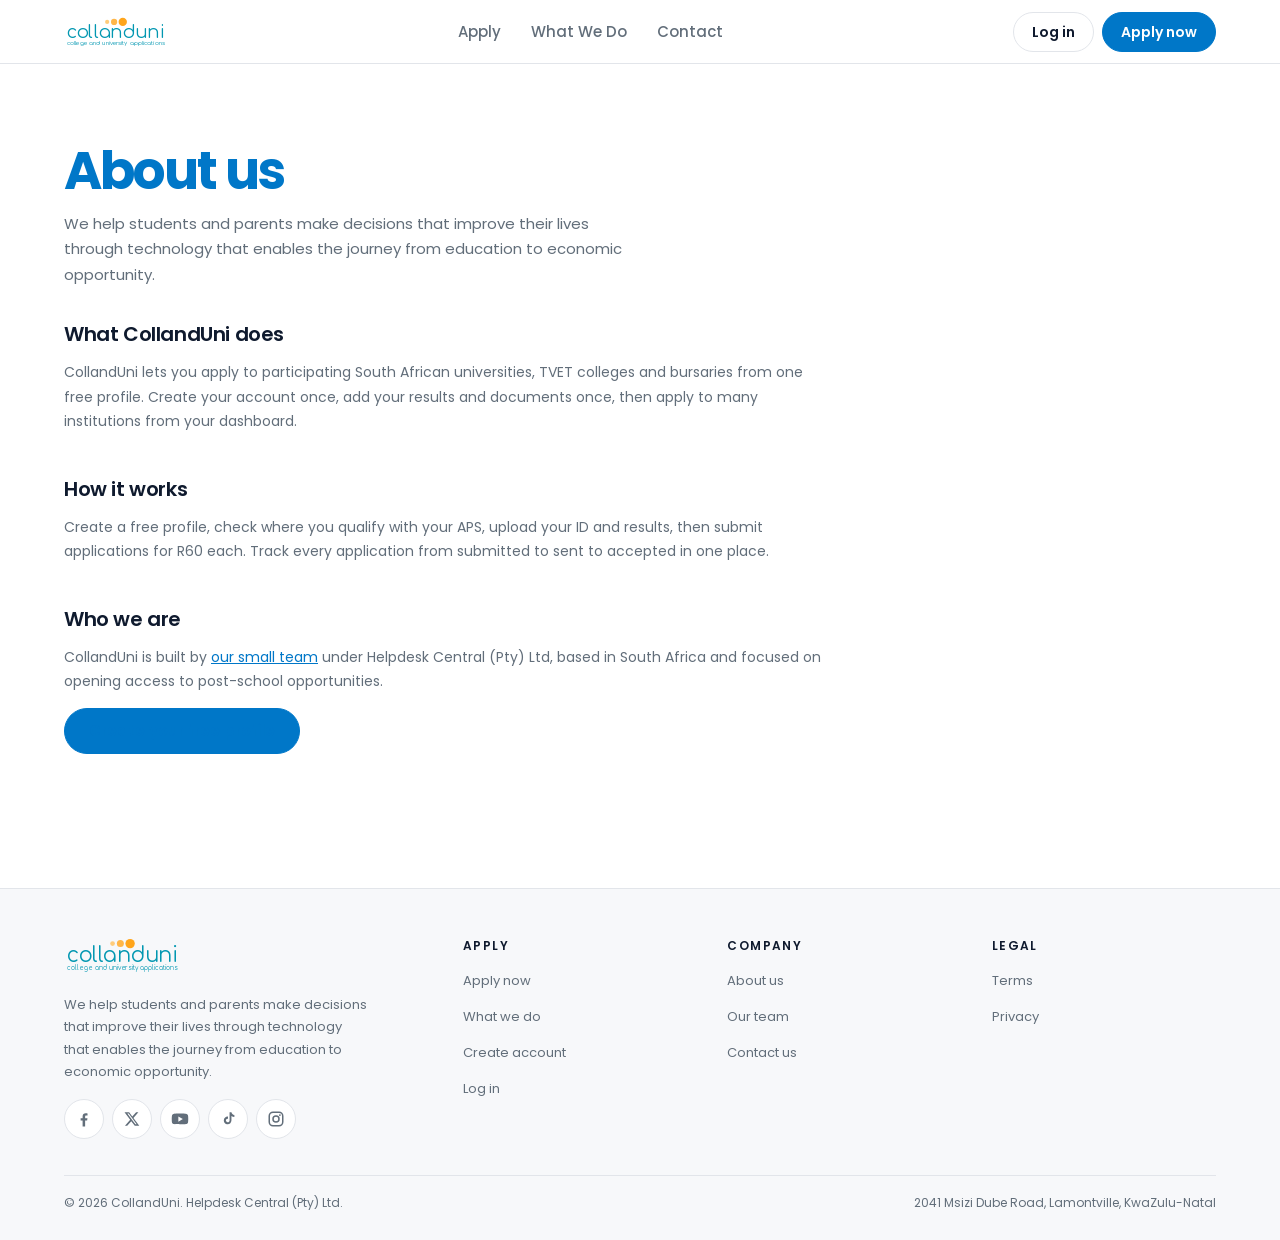
<file: about.html>
<!DOCTYPE html>
<html lang="en">
<head>
<meta charset="UTF-8" />
<meta name="viewport" content="width=device-width, initial-scale=1.0" />
<title>About Us CollandUni</title>
<meta name="description" content="CollandUni helps South African students and parents apply to universities and TVET colleges from one free profile." />
<meta name="robots" content="index, follow" />
<link rel="canonical" href="https://collanduni.co.za/about.html" />
<meta property="og:type" content="website" />
<meta property="og:site_name" content="CollandUni" />
<meta property="og:title" content="About Us CollandUni" />
<meta property="og:description" content="CollandUni helps South African students and parents apply to universities and TVET colleges from one free profile." />
<meta property="og:url" content="https://collanduni.co.za/about.html" />
<meta property="og:image" content="https://collanduni.co.za/og-image.png" />
<meta property="og:locale" content="en_ZA" />
<meta name="twitter:card" content="summary_large_image" />
<meta name="twitter:title" content="About Us CollandUni" />
<meta name="twitter:description" content="One free profile for South African university and TVET applications." />
<meta name="twitter:image" content="https://collanduni.co.za/og-image.png" />
<script type="application/ld+json">
{"@context":"https://schema.org","@type":"Organization","name":"CollandUni","legalName":"Helpdesk Central (Pty) Ltd","url":"https://collanduni.co.za/","sameAs":["https://www.facebook.com/collanduni","https://x.com/collanduni","https://www.youtube.com/@collanduni"]}
</script>
<link rel="icon" href="favicon.svg" type="image/svg+xml" />
<link rel="preconnect" href="https://fonts.googleapis.com" />
<link rel="preconnect" href="https://fonts.gstatic.com" crossorigin />
<link href="https://fonts.googleapis.com/css2?family=Poppins:wght@400;500;600;700&display=swap" rel="stylesheet" />
<link rel="stylesheet" href="site.css" />
  <link rel="stylesheet" href="rain.css" />
  <link rel="stylesheet" href="rain-layout.css" />
</head>
<body>
<header class="r-header">
  <div class="r-header-inner">
    <a class="r-brand" href="index.html" aria-label="CollandUni home"><img src="collanduni-logo.svg" alt="CollandUni college and university applications" /></a>
    <nav class="r-nav" aria-label="Main navigation">
      <a href="index.html">Apply</a>
      <a href="qualify.html">What We Do</a>
      <a href="contact.html">Contact</a>
    </nav>
    <div class="r-header-actions">
      <a class="r-btn r-btn-sm r-btn-ghost" href="login.html">Log in</a>
      <a class="r-btn r-btn-sm r-btn-solid" href="register.html">Apply now</a>
    </div>
  </div>
</header>

<main class="r-page">
  <div class="r-container">
    <div class="r-page-head">
      <h1>About us</h1>
      <p class="lede">We help students and parents make decisions that improve their lives through technology that enables the journey from education to economic opportunity.</p>
    </div>
    <div class="r-prose">
      <h2>What CollandUni does</h2>
      <p>CollandUni lets you apply to participating South African universities, TVET colleges and bursaries from one free profile. Create your account once, add your results and documents once, then apply to many institutions from your dashboard.</p>
      <h2>How it works</h2>
      <p>Create a free profile, check where you qualify with your APS, upload your ID and results, then submit applications for R60 each. Track every application from submitted to sent to accepted in one place.</p>
      <h2>Who we are</h2>
      <p>CollandUni is built by <a href="team.html">our small team</a> under Helpdesk Central (Pty) Ltd, based in South Africa and focused on opening access to post-school opportunities.</p>
      <p><a class="r-btn r-btn-solid" href="register.html">Create your free profile</a></p>
    </div>
  </div>
</main>

<footer class="r-footer">
  <div class="r-container">
    <div class="r-footer-grid">
      <div class="r-footer-brand">
        <img src="collanduni-logo.svg" alt="CollandUni college and university applications" />
        <p>We help students and parents make decisions that improve their lives through technology that enables the journey from education to economic opportunity.</p>
        <div class="r-social">
          <a href="https://facebook.com/collanduni" aria-label="Facebook" target="_blank" rel="noopener noreferrer">
            <svg width="18" height="18" viewBox="0 0 24 24" fill="currentColor" aria-hidden="true"><path d="M13.5 22v-8h2.7l.4-3.1h-3.1V8.9c0-.9.25-1.5 1.55-1.5h1.65V4.6c-.3-.04-1.3-.13-2.45-.13-2.43 0-4.1 1.48-4.1 4.2v2.34H7.5V14h2.65v8h3.35z"/></svg>
          </a>
          <a href="https://x.com/collanduni" aria-label="X" target="_blank" rel="noopener noreferrer">
            <svg width="18" height="18" viewBox="0 0 24 24" fill="currentColor" aria-hidden="true"><path d="M17.5 3h3l-6.6 7.5L21.7 21h-6l-4.7-6-5.4 6H2.6l7-8L2 3h6.2l4.2 5.5L17.5 3zm-1 16h1.7L7.6 4.8H5.8L16.5 19z"/></svg>
          </a>
          <a href="https://youtube.com/@collanduni" aria-label="YouTube" target="_blank" rel="noopener noreferrer">
            <svg width="18" height="18" viewBox="0 0 24 24" fill="currentColor" aria-hidden="true"><path d="M23 12s0-3.4-.4-5c-.2-.9-.9-1.6-1.8-1.8C19.2 4.8 12 4.8 12 4.8s-7.2 0-8.8.4c-.9.2-1.6.9-1.8 1.8C1 8.6 1 12 1 12s0 3.4.4 5c.2.9.9 1.6 1.8 1.8 1.6.4 8.8.4 8.8.4s7.2 0 8.8-.4c.9-.2 1.6-.9 1.8-1.8.4-1.6.4-5 .4-5zM9.8 15.5v-7l6 3.5-6 3.5z"/></svg>
          </a>
          <a href="https://tiktok.com/@collanduni" aria-label="TikTok" target="_blank" rel="noopener noreferrer">
            <svg width="18" height="18" viewBox="0 0 24 24" fill="currentColor" aria-hidden="true"><path d="M16.6 3c.4 2 1.7 3.4 3.9 3.6v2.7c-1.4 0-2.7-.4-3.9-1.2v5.6c0 3.4-2.7 5.7-5.7 5.3-2.6-.3-4.5-2.5-4.5-5.1 0-3 2.6-5.4 5.6-5.1v2.8c-1.5-.3-2.8.7-2.8 2.2 0 1.3 1 2.4 2.3 2.5 1.4.1 2.6-1 2.6-2.4V3h2.5z"/></svg>
          </a>
          <a href="https://instagram.com/collanduni" aria-label="Instagram" target="_blank" rel="noopener noreferrer">
            <svg width="18" height="18" viewBox="0 0 24 24" fill="none" stroke="currentColor" stroke-width="2" aria-hidden="true"><rect x="3" y="3" width="18" height="18" rx="5"/><circle cx="12" cy="12" r="4"/><circle cx="17.2" cy="6.8" r="1.2" fill="currentColor" stroke="none"/></svg>
          </a>
        </div>
      </div>
      <nav class="r-footer-col" aria-label="Apply">
        <h2>Apply</h2>
        <a href="qualify.html">Apply now</a>
        <a href="qualify.html">What we do</a>
        <a href="register.html">Create account</a>
        <a href="login.html">Log in</a>
      </nav>
      <nav class="r-footer-col" aria-label="Company">
        <h2>Company</h2>
        <a href="about.html">About us</a>
        <a href="team.html">Our team</a>
        <a href="contact.html">Contact us</a>
      </nav>
      <nav class="r-footer-col" aria-label="Legal">
        <h2>Legal</h2>
        <a href="terms.html">Terms</a>
        <a href="privacy.html">Privacy</a>
      </nav>
    </div>
    <div class="r-footer-base">
      <span>&copy; 2026 CollandUni. Helpdesk Central (Pty) Ltd.</span>
      <span>2041 Msizi Dube Road, Lamontville, KwaZulu-Natal</span>
    </div>
  </div>
</footer>

</body>
</html>
</file>
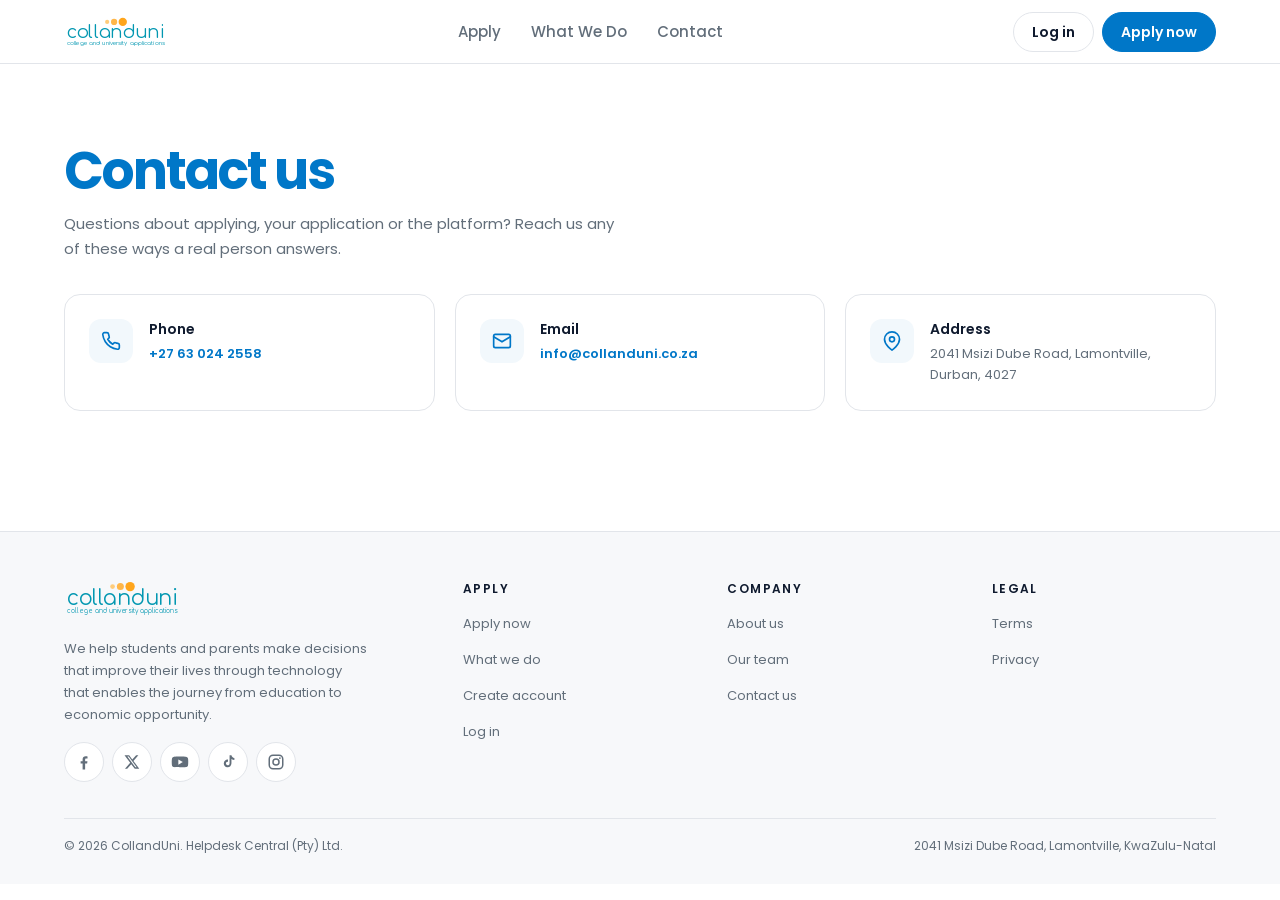
<file: contact.html>
<!DOCTYPE html>
<html lang="en">
<head>
  <meta charset="UTF-8" />
  <meta name="viewport" content="width=device-width, initial-scale=1" />
  <meta name="theme-color" content="#0077C8" />
  <title>Contact Us | CollandUni</title>
  <meta name="description" content="Contact CollandUni phone, email and office address. We help students apply to South African universities and TVET colleges." />
<meta name="robots" content="index, follow" />
<link rel="canonical" href="https://collanduni.co.za/contact.html" />
<meta property="og:type" content="website" />
<meta property="og:site_name" content="CollandUni" />
<meta property="og:title" content="Contact Us | CollandUni" />
<meta property="og:description" content="Contact CollandUni phone, email and office address. We help students apply to South African universities and TVET colleges." />
<meta property="og:url" content="https://collanduni.co.za/contact.html" />
<meta property="og:image" content="https://collanduni.co.za/og-image.png" />
<meta property="og:locale" content="en_ZA" />
<meta name="twitter:card" content="summary_large_image" />
<meta name="twitter:title" content="Contact Us | CollandUni" />
<meta name="twitter:description" content="Contact CollandUni phone, email and office address." />
<meta name="twitter:image" content="https://collanduni.co.za/og-image.png" />
  <link rel="icon" href="favicon.svg" type="image/svg+xml" />
  <link rel="preconnect" href="https://fonts.googleapis.com" />
  <link rel="preconnect" href="https://fonts.gstatic.com" crossorigin />
  <link href="https://fonts.googleapis.com/css2?family=Poppins:wght@400;500;600;700&display=swap" rel="stylesheet" />
  <link rel="stylesheet" href="site.css" />
  <link rel="stylesheet" href="rain.css" />
  <link rel="stylesheet" href="rain-layout.css" />
</head>
<body>
  <header class="r-header">
    <div class="r-header-inner">
      <a class="r-brand" href="index.html" aria-label="CollandUni home"><img src="collanduni-logo.svg" alt="CollandUni college and university applications" /></a>
      <nav class="r-nav" aria-label="Main navigation">
        <a href="index.html">Apply</a>
        <a href="qualify.html">What We Do</a>
        <a href="contact.html">Contact</a>
      </nav>
      <div class="r-header-actions" data-lang-slot>
        <a class="r-btn r-btn-sm r-btn-ghost" href="login.html">Log in</a>
        <a class="r-btn r-btn-sm r-btn-solid" href="register.html">Apply now</a>
      </div>
    </div>
  </header>

  <main class="r-page">
    <div class="r-container">
      <div class="r-page-head">
        <h1>Contact us</h1>
        <p class="lede">Questions about applying, your application or the platform? Reach us any of these ways a real person answers.</p>
      </div>

      <div class="r-contact-grid">
        <div class="r-contact-card">
          <div class="r-contact-ic" aria-hidden="true">
            <svg width="20" height="20" viewBox="0 0 24 24" fill="none" stroke="currentColor" stroke-width="2" stroke-linecap="round" stroke-linejoin="round"><path d="M22 16.92v3a2 2 0 0 1-2.18 2 19.79 19.79 0 0 1-8.63-3.07 19.5 19.5 0 0 1-6-6 19.79 19.79 0 0 1-3.07-8.67A2 2 0 0 1 4.11 2h3a2 2 0 0 1 2 1.72c.13.96.36 1.9.7 2.81a2 2 0 0 1-.45 2.11L8.09 9.91a16 16 0 0 0 6 6l1.27-1.27a2 2 0 0 1 2.11-.45c.91.34 1.85.57 2.81.7A2 2 0 0 1 22 16.92z"/></svg>
          </div>
          <div>
            <h2>Phone</h2>
            <p><a href="tel:+27630242558">+27 63 024 2558</a></p>
          </div>
        </div>

        <div class="r-contact-card">
          <div class="r-contact-ic" aria-hidden="true">
            <svg width="20" height="20" viewBox="0 0 24 24" fill="none" stroke="currentColor" stroke-width="2" stroke-linecap="round" stroke-linejoin="round"><rect x="2" y="4" width="20" height="16" rx="2"/><path d="M22 7l-10 6L2 7"/></svg>
          </div>
          <div>
            <h2>Email</h2>
            <p><a href="mailto:info@collanduni.co.za">info@collanduni.co.za</a></p>
          </div>
        </div>

        <div class="r-contact-card">
          <div class="r-contact-ic" aria-hidden="true">
            <svg width="20" height="20" viewBox="0 0 24 24" fill="none" stroke="currentColor" stroke-width="2" stroke-linecap="round" stroke-linejoin="round"><path d="M21 10c0 7-9 13-9 13s-9-6-9-13a9 9 0 0 1 18 0z"/><circle cx="12" cy="10" r="3"/></svg>
          </div>
          <div>
            <h2>Address</h2>
            <p>2041 Msizi Dube Road, Lamontville, Durban, 4027</p>
          </div>
        </div>
      </div>
    </div>
  </main>

  <footer class="r-footer">
    <div class="r-container">
      <div class="r-footer-grid">
        <div class="r-footer-brand">
          <img src="collanduni-logo.svg" alt="CollandUni college and university applications" />
          <p>
            We help students and parents make decisions that improve their lives through technology that enables the
            journey from education to economic opportunity.
          </p>
          <div class="r-social">
            <a href="https://facebook.com/collanduni" aria-label="Facebook" target="_blank" rel="noopener noreferrer">
              <svg width="18" height="18" viewBox="0 0 24 24" fill="currentColor" aria-hidden="true"><path d="M13.5 22v-8h2.7l.4-3.1h-3.1V8.9c0-.9.25-1.5 1.55-1.5h1.65V4.6c-.3-.04-1.3-.13-2.45-.13-2.43 0-4.1 1.48-4.1 4.2v2.34H7.5V14h2.65v8h3.35z"/></svg>
            </a>
            <a href="https://x.com/collanduni" aria-label="X" target="_blank" rel="noopener noreferrer">
              <svg width="18" height="18" viewBox="0 0 24 24" fill="currentColor" aria-hidden="true"><path d="M17.5 3h3l-6.6 7.5L21.7 21h-6l-4.7-6-5.4 6H2.6l7-8L2 3h6.2l4.2 5.5L17.5 3zm-1 16h1.7L7.6 4.8H5.8L16.5 19z"/></svg>
            </a>
            <a href="https://youtube.com/@collanduni" aria-label="YouTube" target="_blank" rel="noopener noreferrer">
              <svg width="18" height="18" viewBox="0 0 24 24" fill="currentColor" aria-hidden="true"><path d="M23 12s0-3.4-.4-5c-.2-.9-.9-1.6-1.8-1.8C19.2 4.8 12 4.8 12 4.8s-7.2 0-8.8.4c-.9.2-1.6.9-1.8 1.8C1 8.6 1 12 1 12s0 3.4.4 5c.2.9.9 1.6 1.8 1.8 1.6.4 8.8.4 8.8.4s7.2 0 8.8-.4c.9-.2 1.6-.9 1.8-1.8.4-1.6.4-5 .4-5zM9.8 15.5v-7l6 3.5-6 3.5z"/></svg>
            </a>
            <a href="https://tiktok.com/@collanduni" aria-label="TikTok" target="_blank" rel="noopener noreferrer">
              <svg width="18" height="18" viewBox="0 0 24 24" fill="currentColor" aria-hidden="true"><path d="M16.6 3c.4 2 1.7 3.4 3.9 3.6v2.7c-1.4 0-2.7-.4-3.9-1.2v5.6c0 3.4-2.7 5.7-5.7 5.3-2.6-.3-4.5-2.5-4.5-5.1 0-3 2.6-5.4 5.6-5.1v2.8c-1.5-.3-2.8.7-2.8 2.2 0 1.3 1 2.4 2.3 2.5 1.4.1 2.6-1 2.6-2.4V3h2.5z"/></svg>
            </a>
            <a href="https://instagram.com/collanduni" aria-label="Instagram" target="_blank" rel="noopener noreferrer">
              <svg width="18" height="18" viewBox="0 0 24 24" fill="none" stroke="currentColor" stroke-width="2" aria-hidden="true"><rect x="3" y="3" width="18" height="18" rx="5"/><circle cx="12" cy="12" r="4"/><circle cx="17.2" cy="6.8" r="1.2" fill="currentColor" stroke="none"/></svg>
            </a>
          </div>
        </div>
        <nav class="r-footer-col" aria-label="Apply">
          <h2>Apply</h2>
          <a href="qualify.html">Apply now</a>
          <a href="qualify.html">What we do</a>
          <a href="register.html">Create account</a>
          <a href="login.html">Log in</a>
        </nav>
        <nav class="r-footer-col" aria-label="Company">
          <h2>Company</h2>
          <a href="about.html">About us</a>
          <a href="team.html">Our team</a>
          <a href="contact.html">Contact us</a>
        </nav>
        <nav class="r-footer-col" aria-label="Legal">
          <h2>Legal</h2>
          <a href="terms.html">Terms</a>
          <a href="privacy.html">Privacy</a>
        </nav>
      </div>
      <div class="r-footer-base">
        <span>&copy; 2026 CollandUni. Helpdesk Central (Pty) Ltd.</span>
        <span>2041 Msizi Dube Road, Lamontville, KwaZulu-Natal</span>
      </div>
    </div>
  </footer>
  <script
    type="module"
    src="https://static.cloudflareinsights.com/beacon.min.js/v4bc70e2c01a94c73b74392e4234840661791215815920"
    integrity="sha512-L0ha0OXavK/8okipN9F8BtP84dg9DUhPERbBXzwI6dgTA55d2+yweo3pn5CSFYs45/r8md2+xvUPtTdvTNRfjA=="
    data-cf-beacon='{"version":"2024.11.0","token":"1b8c47c38d024055b93c8f2b4a1c22b9","r":1,"spa":2}'
    crossorigin="anonymous"
  ></script>

</body>
</html>
</file>
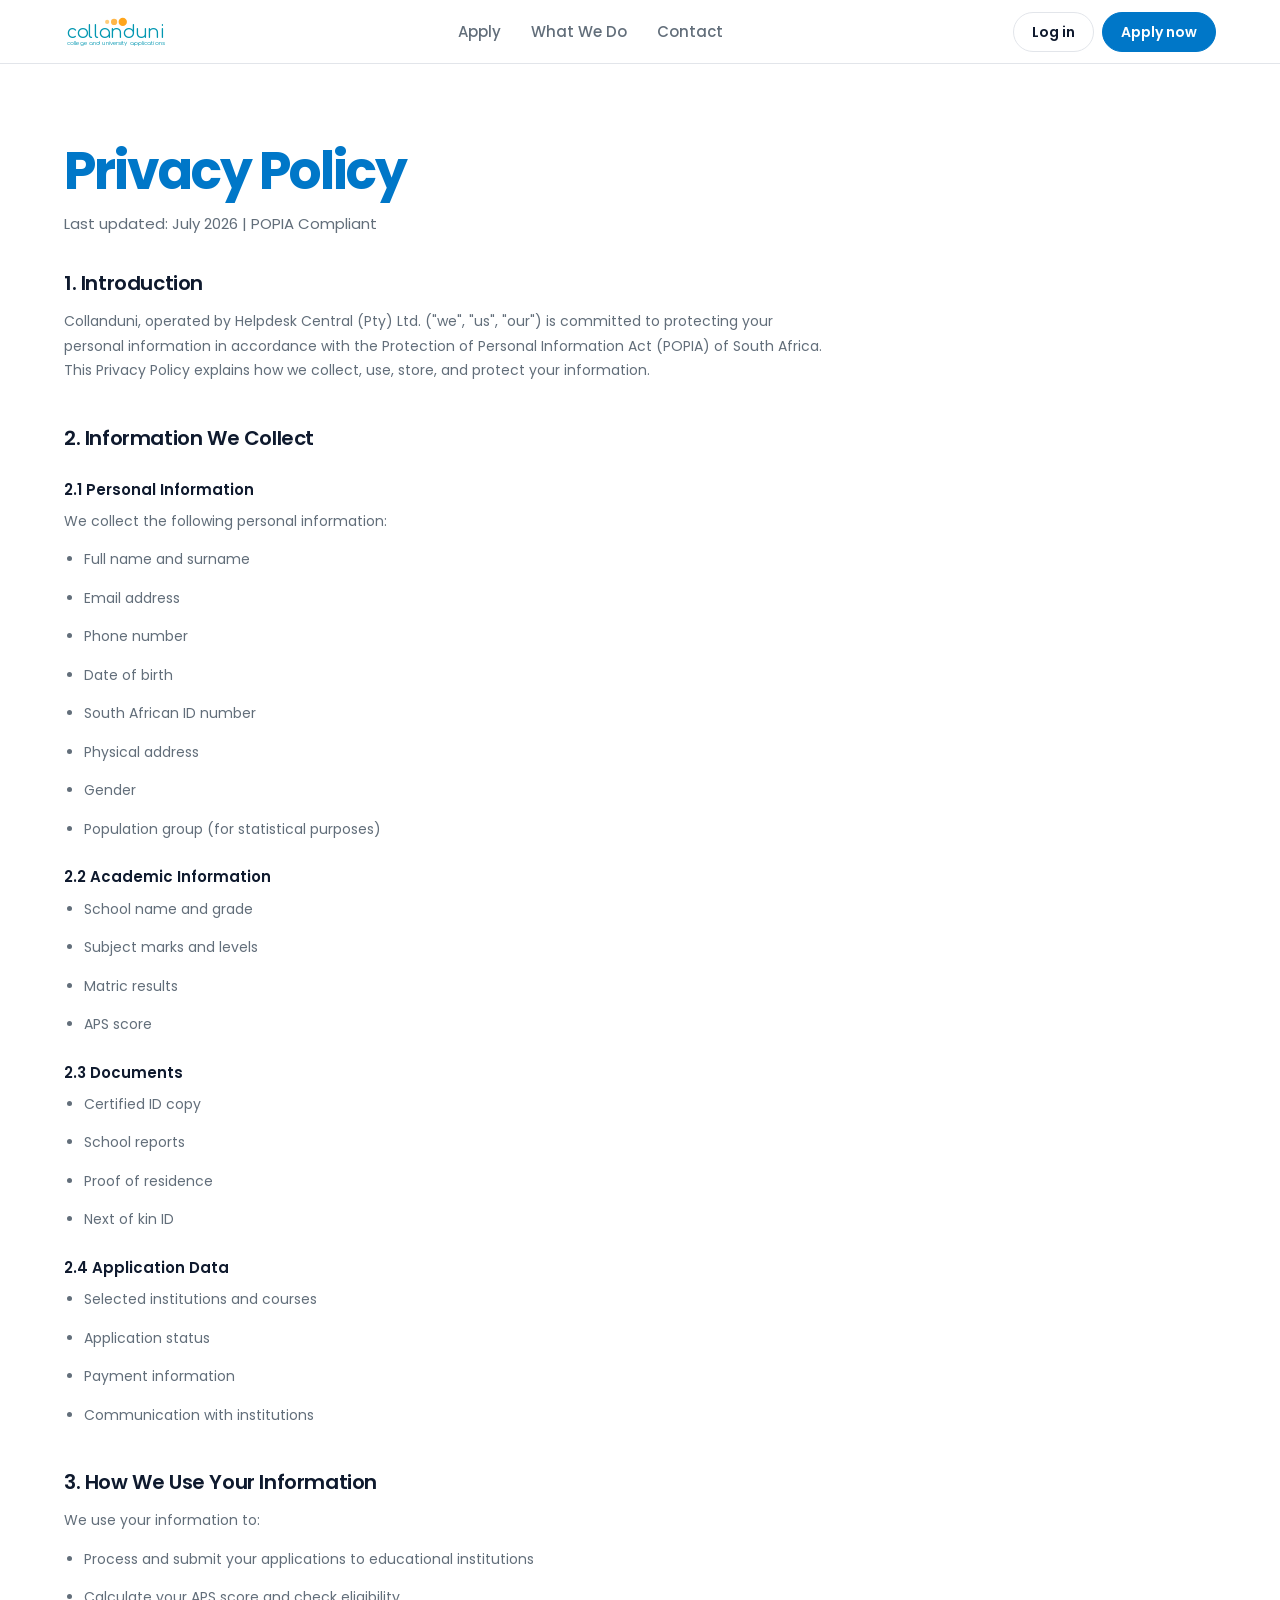
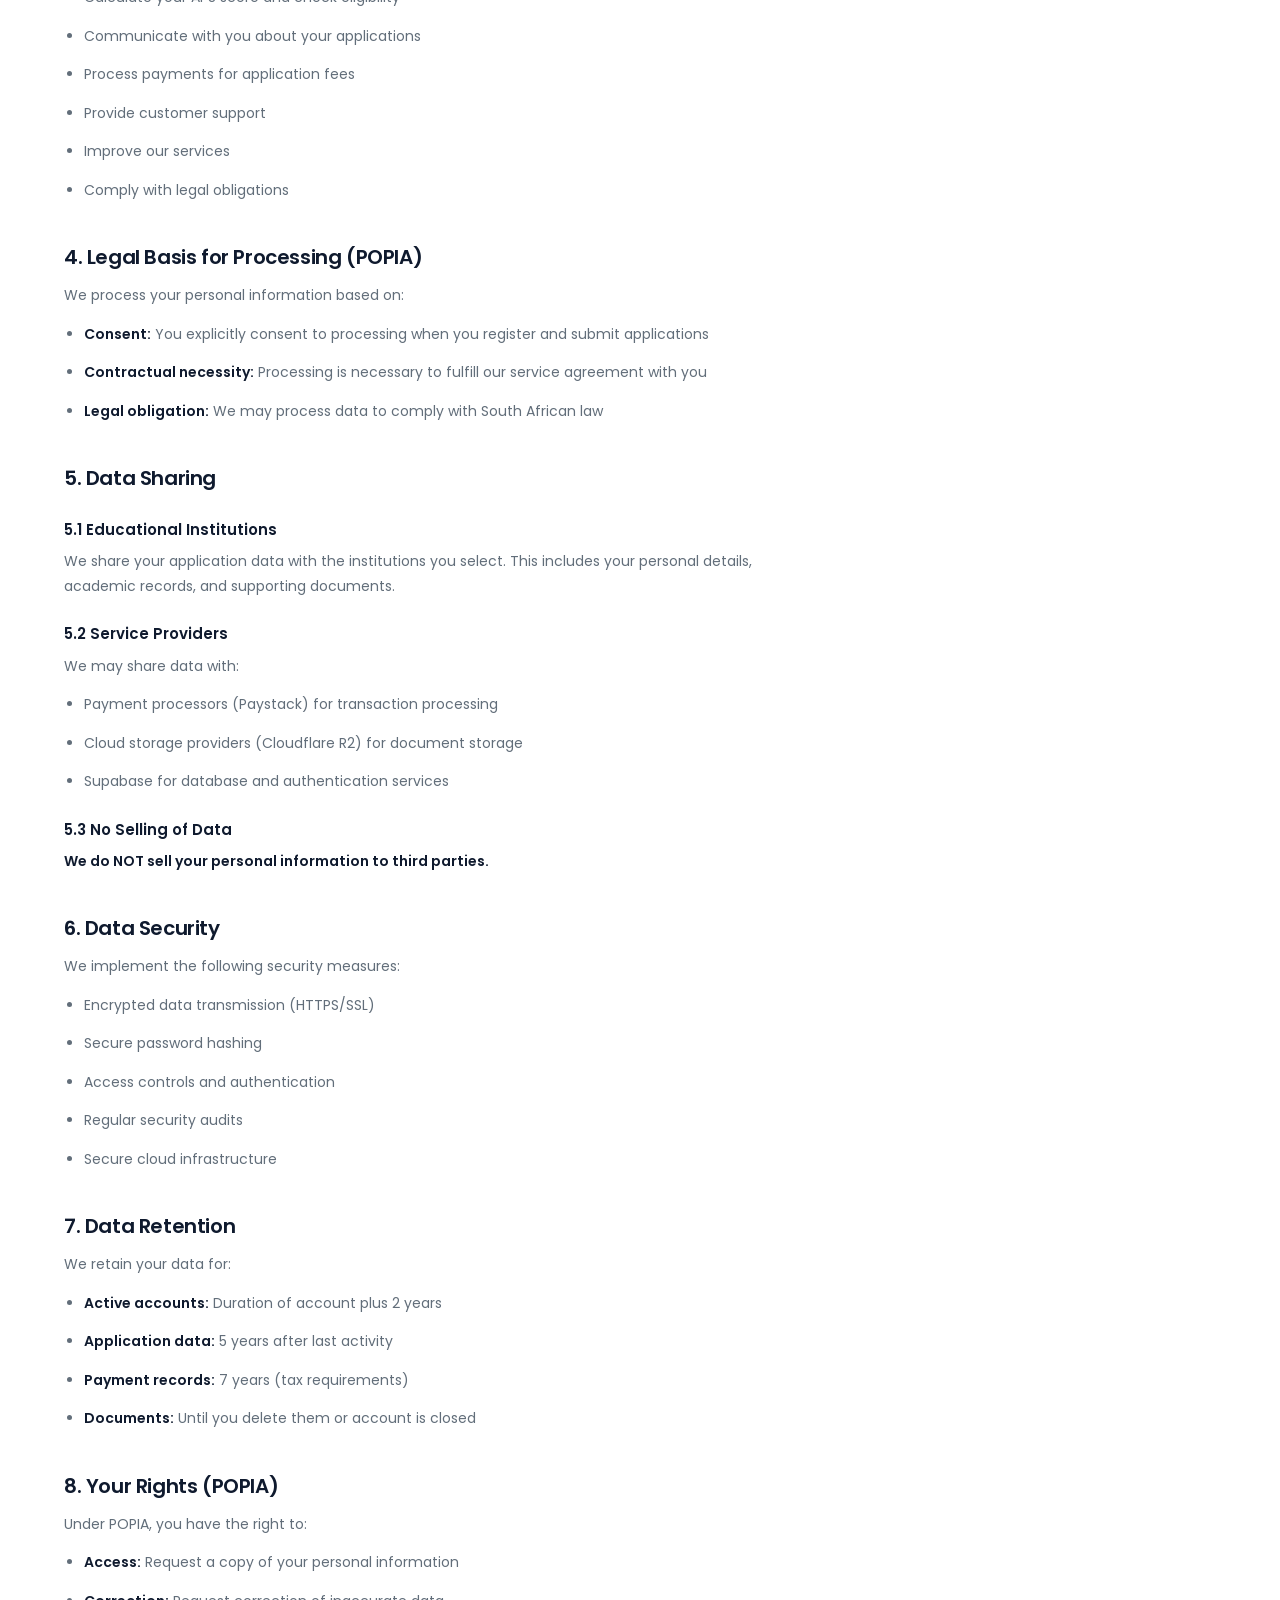
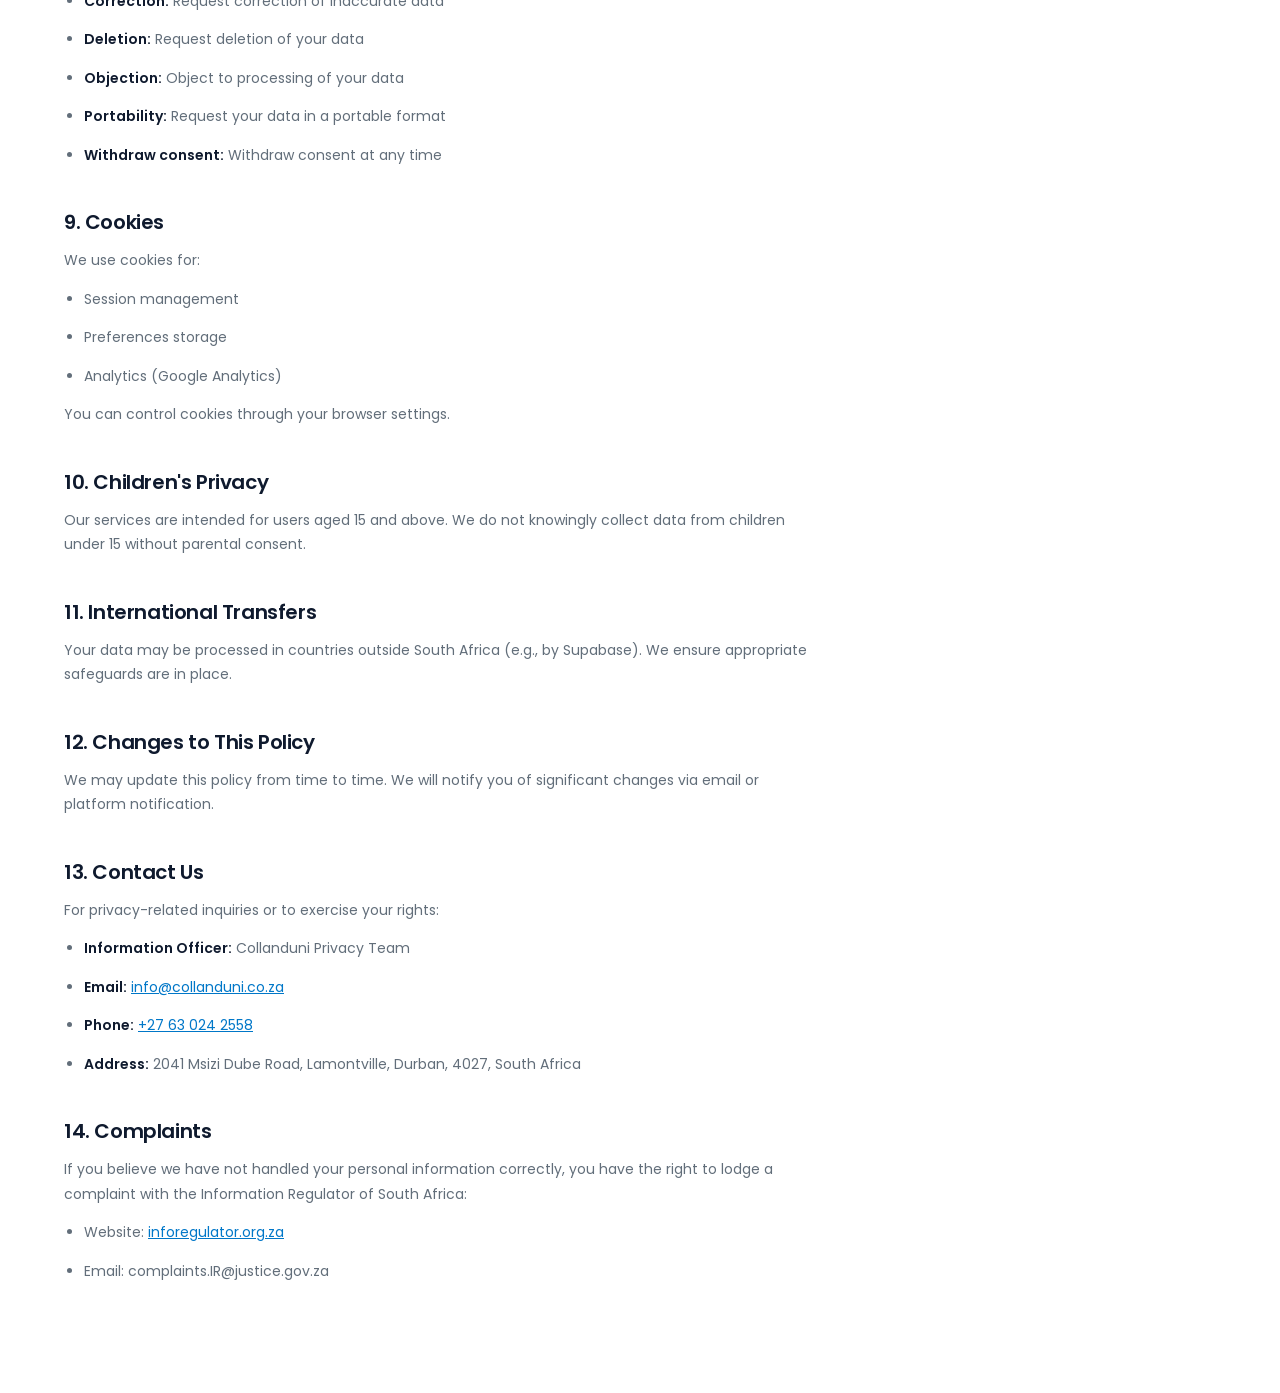
<file: privacy.html>
<!DOCTYPE html>
<html lang="en">
<head>
    <meta charset="UTF-8">
    <meta name="viewport" content="width=device-width, initial-scale=1.0">
    <meta name="theme-color" content="#0077C8" />
    <title>Privacy Policy CollandUni</title>
    <meta name="description" content="CollandUni Privacy Policy. Learn how we collect, use, and protect your personal information.">
    <link rel="icon" href="favicon.svg" type="image/svg+xml" />
    <link rel="preconnect" href="https://fonts.googleapis.com" />
    <link rel="preconnect" href="https://fonts.gstatic.com" crossorigin />
    <link href="https://fonts.googleapis.com/css2?family=Poppins:wght@400;500;600;700&display=swap" rel="stylesheet" />
    <link rel="stylesheet" href="site.css" />
    <meta name="robots" content="index, follow, max-image-preview:large">
    <link rel="canonical" href="https://app.collanduni.co.za/privacy.html">
    <meta property="og:type" content="website">
    <meta property="og:site_name" content="CollandUni">
    <meta property="og:title" content="Privacy Policy CollandUni">
    <meta property="og:description" content="CollandUni Privacy Policy. Learn how we collect, use, and protect your personal information.">
    <meta property="og:url" content="https://app.collanduni.co.za/privacy.html">
    <meta property="og:image" content="https://collanduni.co.za/og-image.png">
    <meta property="og:image:alt" content="CollandUni apply to South African universities and TVET colleges online">
    <meta property="og:locale" content="en_ZA">
    <meta name="twitter:card" content="summary_large_image">
    <meta name="twitter:title" content="Privacy Policy CollandUni">
    <meta name="twitter:description" content="CollandUni Privacy Policy. Learn how we collect, use, and protect your personal information.">
    <meta name="twitter:image" content="https://collanduni.co.za/og-image.png">
    <script type="application/ld+json">{"@context":"https://schema.org","@type":"WebPage","name":"Privacy Policy CollandUni","url":"https://app.collanduni.co.za/privacy.html","description":"CollandUni Privacy Policy. Learn how we collect, use, and protect your personal information.","isPartOf":{"@type":"WebSite","name":"CollandUni","url":"https://collanduni.co.za/"}}</script>
  <link rel="stylesheet" href="rain.css" />
  <link rel="stylesheet" href="rain-layout.css" />
</head>
<body>
    <header class="r-header">
        <div class="r-header-inner">
            <a class="r-brand" href="index.html" aria-label="CollandUni home"><img src="collanduni-logo.svg" alt="CollandUni college and university applications" /></a>
            <nav class="r-nav" aria-label="Main navigation">
                <a href="index.html">Apply</a>
                <a href="qualify.html">What We Do</a>
                <a href="contact.html">Contact</a>
            </nav>
            <div class="r-header-actions" data-lang-slot>
                <a class="r-btn r-btn-sm r-btn-ghost" href="login.html">Log in</a>
                <a class="r-btn r-btn-sm r-btn-solid" href="register.html">Apply now</a>
            </div>
        </div>
    </header>

    <main class="r-page">
        <div class="r-container">
            <div class="r-page-head">
                <h1>Privacy Policy</h1>
                <p class="lede">Last updated: July 2026 | POPIA Compliant</p>
            </div>
            <div class="r-prose">

                <h2>1. Introduction</h2>
                <p>Collanduni, operated by Helpdesk Central (Pty) Ltd. ("we", "us", "our") is committed to protecting your personal information in accordance with the Protection of Personal Information Act (POPIA) of South Africa. This Privacy Policy explains how we collect, use, store, and protect your information.</p>

                <h2>2. Information We Collect</h2>
                <h3>2.1 Personal Information</h3>
                <p>We collect the following personal information:</p>
                <ul>
                    <li>Full name and surname</li>
                    <li>Email address</li>
                    <li>Phone number</li>
                    <li>Date of birth</li>
                    <li>South African ID number</li>
                    <li>Physical address</li>
                    <li>Gender</li>
                    <li>Population group (for statistical purposes)</li>
                </ul>

                <h3>2.2 Academic Information</h3>
                <ul>
                    <li>School name and grade</li>
                    <li>Subject marks and levels</li>
                    <li>Matric results</li>
                    <li>APS score</li>
                </ul>

                <h3>2.3 Documents</h3>
                <ul>
                    <li>Certified ID copy</li>
                    <li>School reports</li>
                    <li>Proof of residence</li>
                    <li>Next of kin ID</li>
                </ul>

                <h3>2.4 Application Data</h3>
                <ul>
                    <li>Selected institutions and courses</li>
                    <li>Application status</li>
                    <li>Payment information</li>
                    <li>Communication with institutions</li>
                </ul>

                <h2>3. How We Use Your Information</h2>
                <p>We use your information to:</p>
                <ul>
                    <li>Process and submit your applications to educational institutions</li>
                    <li>Calculate your APS score and check eligibility</li>
                    <li>Communicate with you about your applications</li>
                    <li>Process payments for application fees</li>
                    <li>Provide customer support</li>
                    <li>Improve our services</li>
                    <li>Comply with legal obligations</li>
                </ul>

                <h2>4. Legal Basis for Processing (POPIA)</h2>
                <p>We process your personal information based on:</p>
                <ul>
                    <li><strong>Consent:</strong> You explicitly consent to processing when you register and submit applications</li>
                    <li><strong>Contractual necessity:</strong> Processing is necessary to fulfill our service agreement with you</li>
                    <li><strong>Legal obligation:</strong> We may process data to comply with South African law</li>
                </ul>

                <h2>5. Data Sharing</h2>
                <h3>5.1 Educational Institutions</h3>
                <p>We share your application data with the institutions you select. This includes your personal details, academic records, and supporting documents.</p>

                <h3>5.2 Service Providers</h3>
                <p>We may share data with:</p>
                <ul>
                    <li>Payment processors (Paystack) for transaction processing</li>
                    <li>Cloud storage providers (Cloudflare R2) for document storage</li>
                    <li>Supabase for database and authentication services</li>
                </ul>

                <h3>5.3 No Selling of Data</h3>
                <p><strong>We do NOT sell your personal information to third parties.</strong></p>

                <h2>6. Data Security</h2>
                <p>We implement the following security measures:</p>
                <ul>
                    <li>Encrypted data transmission (HTTPS/SSL)</li>
                    <li>Secure password hashing</li>
                    <li>Access controls and authentication</li>
                    <li>Regular security audits</li>
                    <li>Secure cloud infrastructure</li>
                </ul>

                <h2>7. Data Retention</h2>
                <p>We retain your data for:</p>
                <ul>
                    <li><strong>Active accounts:</strong> Duration of account plus 2 years</li>
                    <li><strong>Application data:</strong> 5 years after last activity</li>
                    <li><strong>Payment records:</strong> 7 years (tax requirements)</li>
                    <li><strong>Documents:</strong> Until you delete them or account is closed</li>
                </ul>

                <h2>8. Your Rights (POPIA)</h2>
                <p>Under POPIA, you have the right to:</p>
                <ul>
                    <li><strong>Access:</strong> Request a copy of your personal information</li>
                    <li><strong>Correction:</strong> Request correction of inaccurate data</li>
                    <li><strong>Deletion:</strong> Request deletion of your data</li>
                    <li><strong>Objection:</strong> Object to processing of your data</li>
                    <li><strong>Portability:</strong> Request your data in a portable format</li>
                    <li><strong>Withdraw consent:</strong> Withdraw consent at any time</li>
                </ul>

                <h2>9. Cookies</h2>
                <p>We use cookies for:</p>
                <ul>
                    <li>Session management</li>
                    <li>Preferences storage</li>
                    <li>Analytics (Google Analytics)</li>
                </ul>
                <p>You can control cookies through your browser settings.</p>

                <h2>10. Children's Privacy</h2>
                <p>Our services are intended for users aged 15 and above. We do not knowingly collect data from children under 15 without parental consent.</p>

                <h2>11. International Transfers</h2>
                <p>Your data may be processed in countries outside South Africa (e.g., by Supabase). We ensure appropriate safeguards are in place.</p>

                <h2>12. Changes to This Policy</h2>
                <p>We may update this policy from time to time. We will notify you of significant changes via email or platform notification.</p>

                <h2>13. Contact Us</h2>
                <p>For privacy-related inquiries or to exercise your rights:</p>
                <ul>
                    <li><strong>Information Officer:</strong> Collanduni Privacy Team</li>
                    <li><strong>Email:</strong> <a href="mailto:info@collanduni.co.za">info@collanduni.co.za</a></li>
                    <li><strong>Phone:</strong> <a href="tel:+27630242558">+27 63 024 2558</a></li>
                    <li><strong>Address:</strong> 2041 Msizi Dube Road, Lamontville, Durban, 4027, South Africa</li>
                </ul>

                <h2>14. Complaints</h2>
                <p>If you believe we have not handled your personal information correctly, you have the right to lodge a complaint with the Information Regulator of South Africa:</p>
                <ul>
                    <li>Website: <a href="https://inforegulator.org.za" target="_blank" rel="noopener noreferrer">inforegulator.org.za</a></li>
                    <li>Email: complaints.IR@justice.gov.za</li>
                </ul>
            </div>
        </div>
    </main>
</body>
</html>
</file>
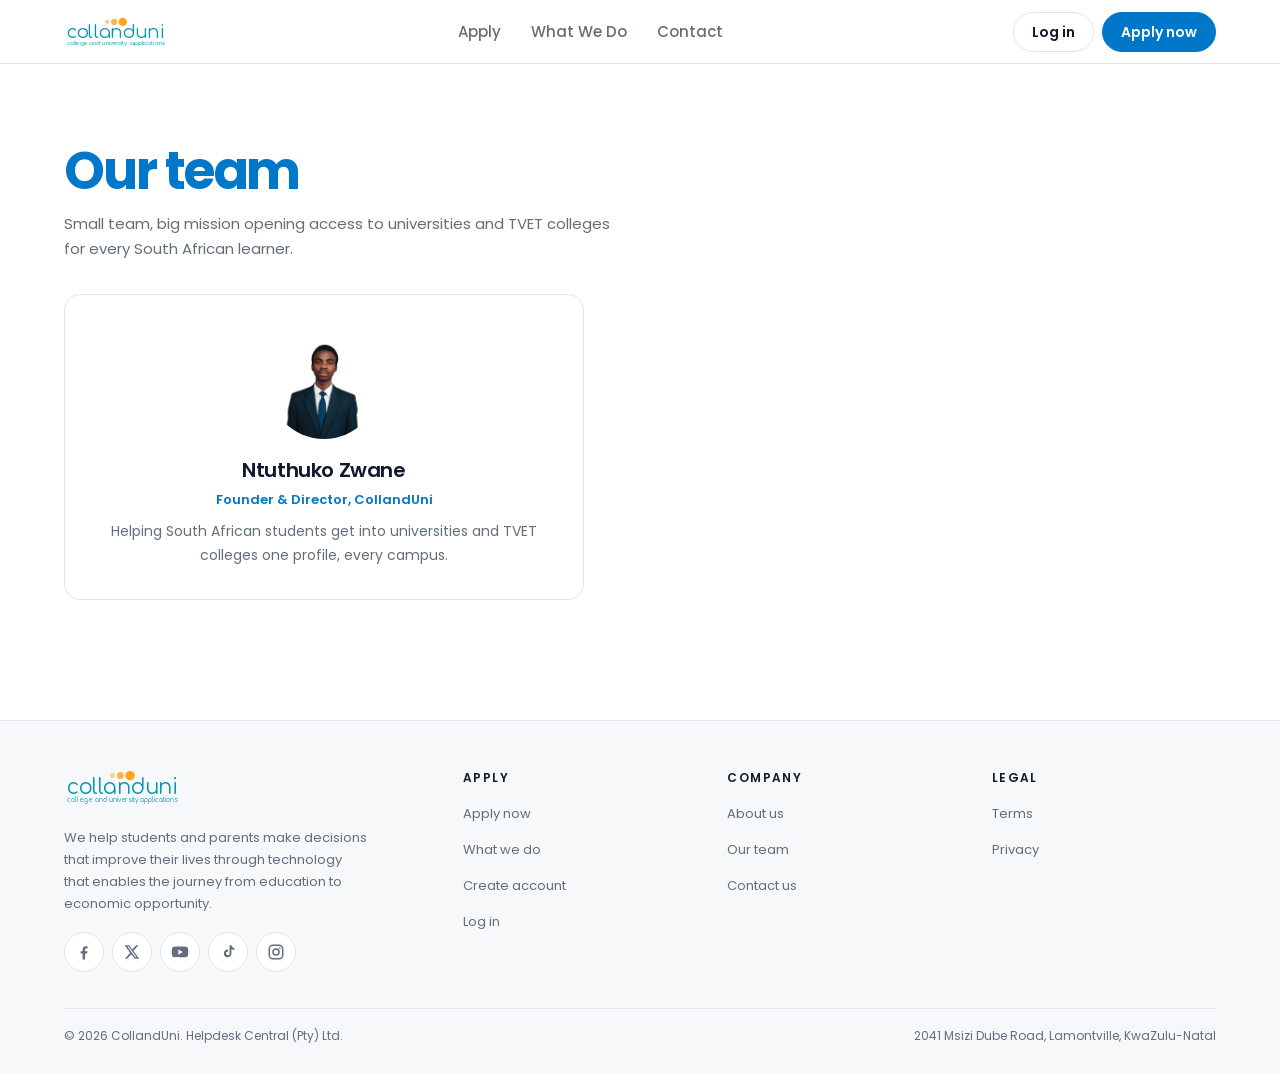
<file: team.html>
<!DOCTYPE html>
<html lang="en">
<head>
<meta charset="UTF-8" />
<meta name="viewport" content="width=device-width, initial-scale=1.0" />
<title>Our Team CollandUni</title>
<meta name="description" content="Meet the team behind CollandUni led by founder and director Ntuthuko Zwane." />
<meta name="robots" content="index, follow" />
<link rel="canonical" href="https://collanduni.co.za/team.html" />
<meta property="og:type" content="profile" />
<meta property="og:site_name" content="CollandUni" />
<meta property="og:title" content="Our Team CollandUni" />
<meta property="og:description" content="Meet the team behind CollandUni led by founder and director Ntuthuko Zwane." />
<meta property="og:url" content="https://collanduni.co.za/team.html" />
<meta property="og:image" content="https://collanduni.co.za/og-image.png" />
<meta property="og:locale" content="en_ZA" />
<meta name="twitter:card" content="summary_large_image" />
<meta name="twitter:title" content="Our Team CollandUni" />
<meta name="twitter:description" content="Led by founder and director Ntuthuko Zwane." />
<meta name="twitter:image" content="https://collanduni.co.za/og-image.png" />
<link rel="icon" href="favicon.svg" type="image/svg+xml" />
<link rel="preconnect" href="https://fonts.googleapis.com" />
<link rel="preconnect" href="https://fonts.gstatic.com" crossorigin />
<link href="https://fonts.googleapis.com/css2?family=Poppins:wght@400;500;600;700&display=swap" rel="stylesheet" />
<link rel="stylesheet" href="site.css" />
  <link rel="stylesheet" href="rain.css" />
  <link rel="stylesheet" href="rain-layout.css" />
</head>
<body>
<header class="r-header">
  <div class="r-header-inner">
    <a class="r-brand" href="index.html" aria-label="CollandUni home"><img src="collanduni-logo.svg" alt="CollandUni college and university applications" /></a>
    <nav class="r-nav" aria-label="Main navigation">
      <a href="index.html">Apply</a>
      <a href="qualify.html">What We Do</a>
      <a href="contact.html">Contact</a>
    </nav>
    <div class="r-header-actions">
      <a class="r-btn r-btn-sm r-btn-ghost" href="login.html">Log in</a>
      <a class="r-btn r-btn-sm r-btn-solid" href="register.html">Apply now</a>
    </div>
  </div>
</header>

<main class="r-page">
  <div class="r-container">
    <div class="r-page-head">
      <h1>Our team</h1>
      <p class="lede">Small team, big mission opening access to universities and TVET colleges for every South African learner.</p>
    </div>
    <div class="r-profile">
      <img src="ntuthuko-avatar.png" alt="Ntuthuko Zwane, Founder and Director of CollandUni" />
      <h2>Ntuthuko Zwane</h2>
      <p class="r-profile-role">Founder &amp; Director, CollandUni</p>
      <p>Helping South African students get into universities and TVET colleges one profile, every campus.</p>
    </div>
  </div>
</main>

<footer class="r-footer">
  <div class="r-container">
    <div class="r-footer-grid">
      <div class="r-footer-brand">
        <img src="collanduni-logo.svg" alt="CollandUni college and university applications" />
        <p>We help students and parents make decisions that improve their lives through technology that enables the journey from education to economic opportunity.</p>
        <div class="r-social">
          <a href="https://facebook.com/collanduni" aria-label="Facebook" target="_blank" rel="noopener noreferrer">
            <svg width="18" height="18" viewBox="0 0 24 24" fill="currentColor" aria-hidden="true"><path d="M13.5 22v-8h2.7l.4-3.1h-3.1V8.9c0-.9.25-1.5 1.55-1.5h1.65V4.6c-.3-.04-1.3-.13-2.45-.13-2.43 0-4.1 1.48-4.1 4.2v2.34H7.5V14h2.65v8h3.35z"/></svg>
          </a>
          <a href="https://x.com/collanduni" aria-label="X" target="_blank" rel="noopener noreferrer">
            <svg width="18" height="18" viewBox="0 0 24 24" fill="currentColor" aria-hidden="true"><path d="M17.5 3h3l-6.6 7.5L21.7 21h-6l-4.7-6-5.4 6H2.6l7-8L2 3h6.2l4.2 5.5L17.5 3zm-1 16h1.7L7.6 4.8H5.8L16.5 19z"/></svg>
          </a>
          <a href="https://youtube.com/@collanduni" aria-label="YouTube" target="_blank" rel="noopener noreferrer">
            <svg width="18" height="18" viewBox="0 0 24 24" fill="currentColor" aria-hidden="true"><path d="M23 12s0-3.4-.4-5c-.2-.9-.9-1.6-1.8-1.8C19.2 4.8 12 4.8 12 4.8s-7.2 0-8.8.4c-.9.2-1.6.9-1.8 1.8C1 8.6 1 12 1 12s0 3.4.4 5c.2.9.9 1.6 1.8 1.8 1.6.4 8.8.4 8.8.4s7.2 0 8.8-.4c.9-.2 1.6-.9 1.8-1.8.4-1.6.4-5 .4-5zM9.8 15.5v-7l6 3.5-6 3.5z"/></svg>
          </a>
          <a href="https://tiktok.com/@collanduni" aria-label="TikTok" target="_blank" rel="noopener noreferrer">
            <svg width="18" height="18" viewBox="0 0 24 24" fill="currentColor" aria-hidden="true"><path d="M16.6 3c.4 2 1.7 3.4 3.9 3.6v2.7c-1.4 0-2.7-.4-3.9-1.2v5.6c0 3.4-2.7 5.7-5.7 5.3-2.6-.3-4.5-2.5-4.5-5.1 0-3 2.6-5.4 5.6-5.1v2.8c-1.5-.3-2.8.7-2.8 2.2 0 1.3 1 2.4 2.3 2.5 1.4.1 2.6-1 2.6-2.4V3h2.5z"/></svg>
          </a>
          <a href="https://instagram.com/collanduni" aria-label="Instagram" target="_blank" rel="noopener noreferrer">
            <svg width="18" height="18" viewBox="0 0 24 24" fill="none" stroke="currentColor" stroke-width="2" aria-hidden="true"><rect x="3" y="3" width="18" height="18" rx="5"/><circle cx="12" cy="12" r="4"/><circle cx="17.2" cy="6.8" r="1.2" fill="currentColor" stroke="none"/></svg>
          </a>
        </div>
      </div>
      <nav class="r-footer-col" aria-label="Apply">
        <h2>Apply</h2>
        <a href="qualify.html">Apply now</a>
        <a href="qualify.html">What we do</a>
        <a href="register.html">Create account</a>
        <a href="login.html">Log in</a>
      </nav>
      <nav class="r-footer-col" aria-label="Company">
        <h2>Company</h2>
        <a href="about.html">About us</a>
        <a href="team.html">Our team</a>
        <a href="contact.html">Contact us</a>
      </nav>
      <nav class="r-footer-col" aria-label="Legal">
        <h2>Legal</h2>
        <a href="terms.html">Terms</a>
        <a href="privacy.html">Privacy</a>
      </nav>
    </div>
    <div class="r-footer-base">
      <span>&copy; 2026 CollandUni. Helpdesk Central (Pty) Ltd.</span>
      <span>2041 Msizi Dube Road, Lamontville, KwaZulu-Natal</span>
    </div>
  </div>
</footer>

</body>
</html>
</file>
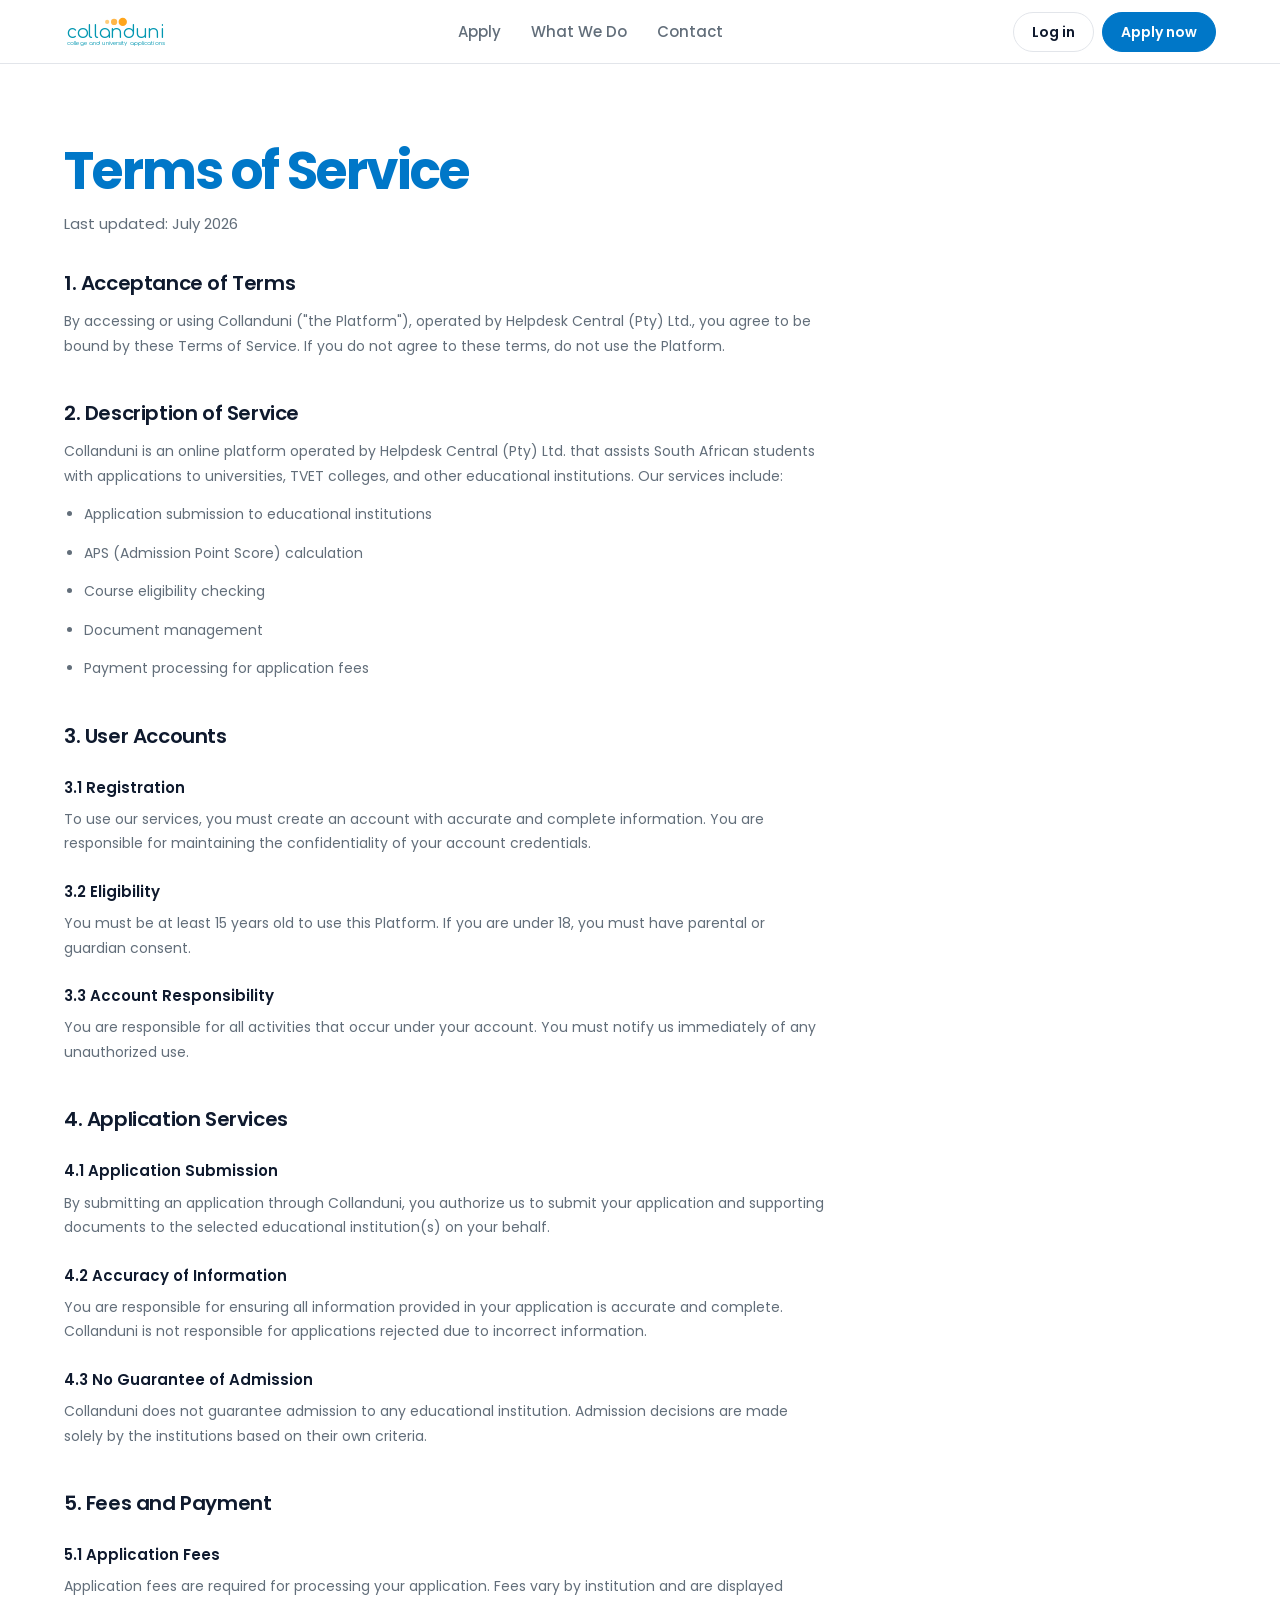
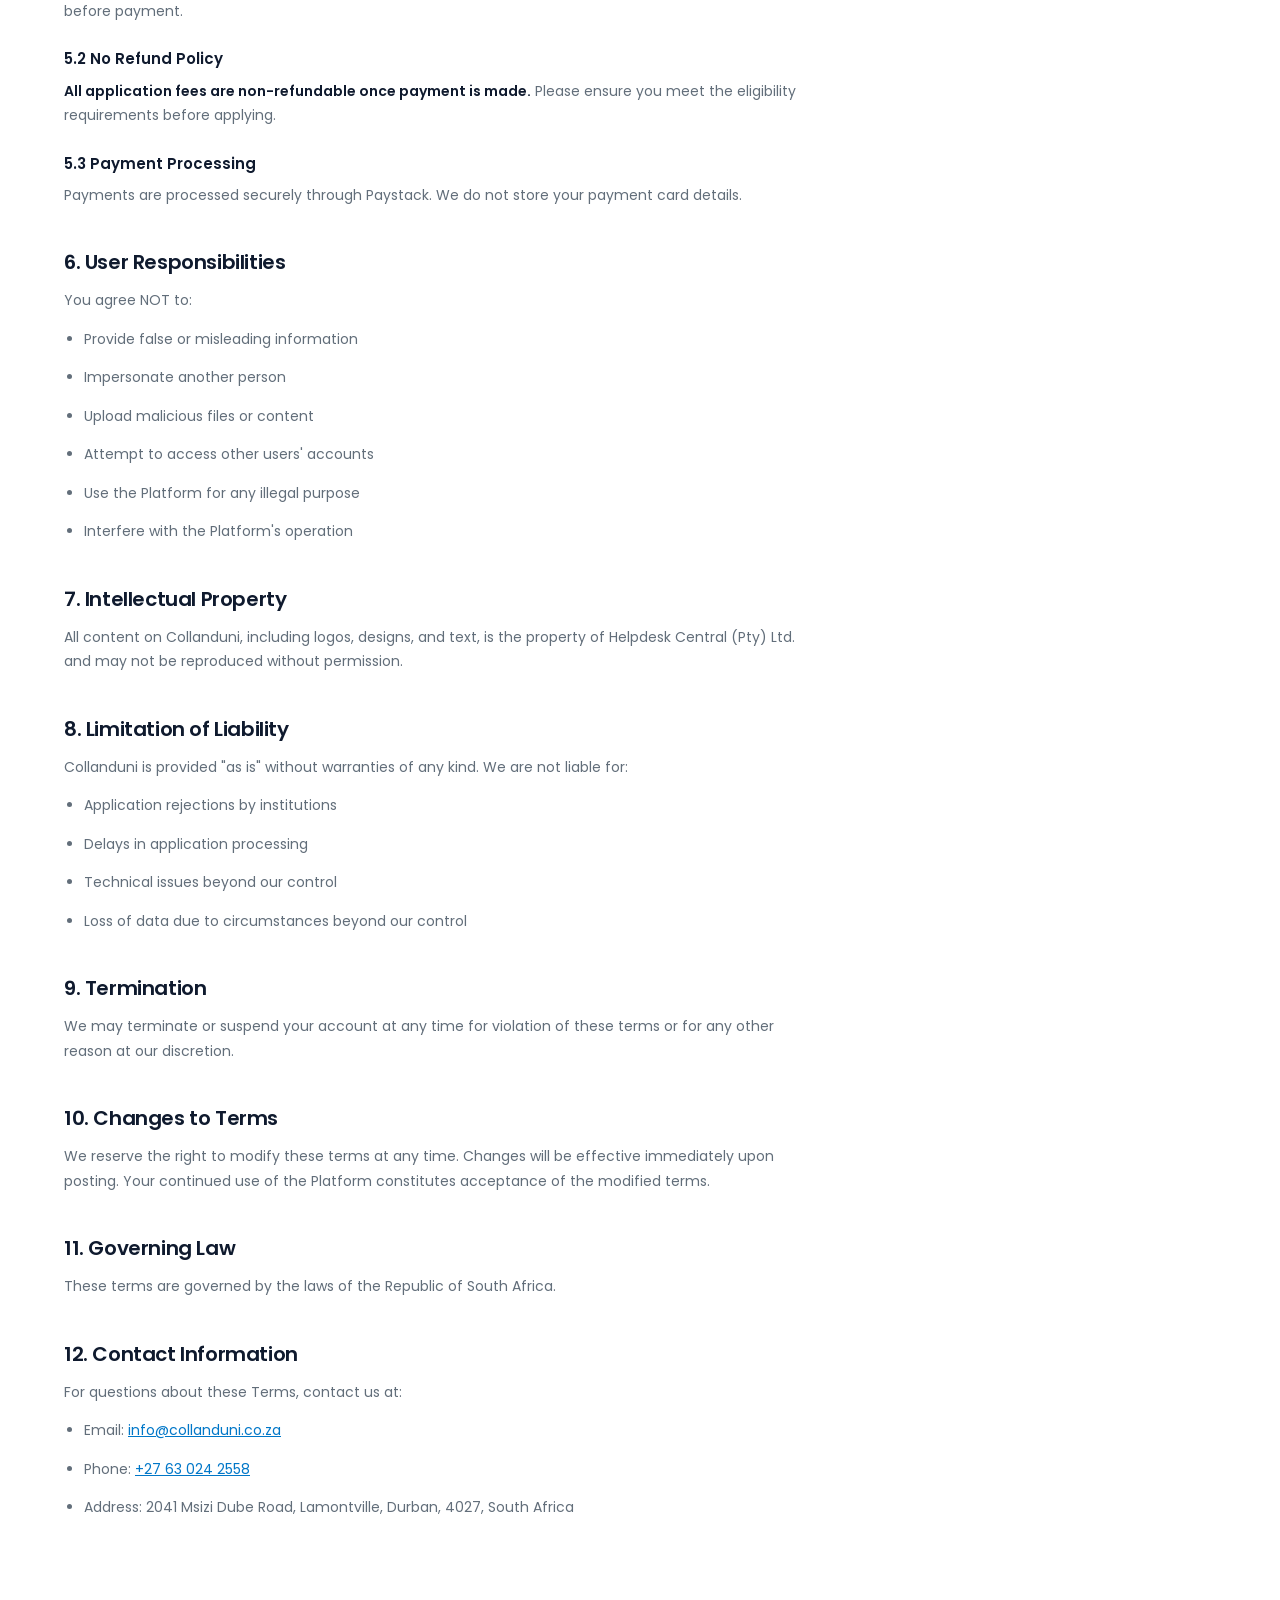
<file: terms.html>
<!DOCTYPE html>
<html lang="en">
<head>
    <meta charset="UTF-8">
    <meta name="viewport" content="width=device-width, initial-scale=1.0">
    <meta name="theme-color" content="#0077C8" />
    <title>Terms of Service CollandUni</title>
    <meta name="description" content="CollandUni Terms of Service. Read our terms and conditions for using our university and TVET college application platform.">
    <link rel="icon" href="favicon.svg" type="image/svg+xml" />
    <link rel="preconnect" href="https://fonts.googleapis.com" />
    <link rel="preconnect" href="https://fonts.gstatic.com" crossorigin />
    <link href="https://fonts.googleapis.com/css2?family=Poppins:wght@400;500;600;700&display=swap" rel="stylesheet" />
    <link rel="stylesheet" href="site.css" />
    <meta name="robots" content="index, follow, max-image-preview:large">
    <link rel="canonical" href="https://app.collanduni.co.za/terms.html">
    <meta property="og:type" content="website">
    <meta property="og:site_name" content="CollandUni">
    <meta property="og:title" content="Terms of Service CollandUni">
    <meta property="og:description" content="CollandUni Terms of Service. Read our terms and conditions for using our university and TVET college application platform.">
    <meta property="og:url" content="https://app.collanduni.co.za/terms.html">
    <meta property="og:image" content="https://collanduni.co.za/og-image.png">
    <meta property="og:image:alt" content="CollandUni apply to South African universities and TVET colleges online">
    <meta property="og:locale" content="en_ZA">
    <meta name="twitter:card" content="summary_large_image">
    <meta name="twitter:title" content="Terms of Service CollandUni">
    <meta name="twitter:description" content="CollandUni Terms of Service. Read our terms and conditions for using our university and TVET college application platform.">
    <meta name="twitter:image" content="https://collanduni.co.za/og-image.png">
    <script type="application/ld+json">{"@context":"https://schema.org","@type":"WebPage","name":"Terms of Service CollandUni","url":"https://app.collanduni.co.za/terms.html","description":"CollandUni Terms of Service. Read our terms and conditions for using our university and TVET college application platform.","isPartOf":{"@type":"WebSite","name":"CollandUni","url":"https://collanduni.co.za/"}}</script>
  <link rel="stylesheet" href="rain.css" />
  <link rel="stylesheet" href="rain-layout.css" />
</head>
<body>
    <header class="r-header">
        <div class="r-header-inner">
            <a class="r-brand" href="index.html" aria-label="CollandUni home"><img src="collanduni-logo.svg" alt="CollandUni college and university applications" /></a>
            <nav class="r-nav" aria-label="Main navigation">
                <a href="index.html">Apply</a>
                <a href="qualify.html">What We Do</a>
                <a href="contact.html">Contact</a>
            </nav>
            <div class="r-header-actions" data-lang-slot>
                <a class="r-btn r-btn-sm r-btn-ghost" href="login.html">Log in</a>
                <a class="r-btn r-btn-sm r-btn-solid" href="register.html">Apply now</a>
            </div>
        </div>
    </header>

    <main class="r-page">
        <div class="r-container">
            <div class="r-page-head">
                <h1>Terms of Service</h1>
                <p class="lede">Last updated: July 2026</p>
            </div>
            <div class="r-prose">

                <h2>1. Acceptance of Terms</h2>
                <p>By accessing or using Collanduni ("the Platform"), operated by Helpdesk Central (Pty) Ltd., you agree to be bound by these Terms of Service. If you do not agree to these terms, do not use the Platform.</p>

                <h2>2. Description of Service</h2>
                <p>Collanduni is an online platform operated by Helpdesk Central (Pty) Ltd. that assists South African students with applications to universities, TVET colleges, and other educational institutions. Our services include:</p>
                <ul>
                    <li>Application submission to educational institutions</li>
                    <li>APS (Admission Point Score) calculation</li>
                    <li>Course eligibility checking</li>
                    <li>Document management</li>
                    <li>Payment processing for application fees</li>
                </ul>

                <h2>3. User Accounts</h2>
                <h3>3.1 Registration</h3>
                <p>To use our services, you must create an account with accurate and complete information. You are responsible for maintaining the confidentiality of your account credentials.</p>

                <h3>3.2 Eligibility</h3>
                <p>You must be at least 15 years old to use this Platform. If you are under 18, you must have parental or guardian consent.</p>

                <h3>3.3 Account Responsibility</h3>
                <p>You are responsible for all activities that occur under your account. You must notify us immediately of any unauthorized use.</p>

                <h2>4. Application Services</h2>
                <h3>4.1 Application Submission</h3>
                <p>By submitting an application through Collanduni, you authorize us to submit your application and supporting documents to the selected educational institution(s) on your behalf.</p>

                <h3>4.2 Accuracy of Information</h3>
                <p>You are responsible for ensuring all information provided in your application is accurate and complete. Collanduni is not responsible for applications rejected due to incorrect information.</p>

                <h3>4.3 No Guarantee of Admission</h3>
                <p>Collanduni does not guarantee admission to any educational institution. Admission decisions are made solely by the institutions based on their own criteria.</p>

                <h2>5. Fees and Payment</h2>
                <h3>5.1 Application Fees</h3>
                <p>Application fees are required for processing your application. Fees vary by institution and are displayed before payment.</p>

                <h3>5.2 No Refund Policy</h3>
                <p><strong>All application fees are non-refundable once payment is made.</strong> Please ensure you meet the eligibility requirements before applying.</p>

                <h3>5.3 Payment Processing</h3>
                <p>Payments are processed securely through Paystack. We do not store your payment card details.</p>

                <h2>6. User Responsibilities</h2>
                <p>You agree NOT to:</p>
                <ul>
                    <li>Provide false or misleading information</li>
                    <li>Impersonate another person</li>
                    <li>Upload malicious files or content</li>
                    <li>Attempt to access other users' accounts</li>
                    <li>Use the Platform for any illegal purpose</li>
                    <li>Interfere with the Platform's operation</li>
                </ul>

                <h2>7. Intellectual Property</h2>
                <p>All content on Collanduni, including logos, designs, and text, is the property of Helpdesk Central (Pty) Ltd. and may not be reproduced without permission.</p>

                <h2>8. Limitation of Liability</h2>
                <p>Collanduni is provided "as is" without warranties of any kind. We are not liable for:</p>
                <ul>
                    <li>Application rejections by institutions</li>
                    <li>Delays in application processing</li>
                    <li>Technical issues beyond our control</li>
                    <li>Loss of data due to circumstances beyond our control</li>
                </ul>

                <h2>9. Termination</h2>
                <p>We may terminate or suspend your account at any time for violation of these terms or for any other reason at our discretion.</p>

                <h2>10. Changes to Terms</h2>
                <p>We reserve the right to modify these terms at any time. Changes will be effective immediately upon posting. Your continued use of the Platform constitutes acceptance of the modified terms.</p>

                <h2>11. Governing Law</h2>
                <p>These terms are governed by the laws of the Republic of South Africa.</p>

                <h2>12. Contact Information</h2>
                <p>For questions about these Terms, contact us at:</p>
                <ul>
                    <li>Email: <a href="mailto:info@collanduni.co.za">info@collanduni.co.za</a></li>
                    <li>Phone: <a href="tel:+27630242558">+27 63 024 2558</a></li>
                    <li>Address: 2041 Msizi Dube Road, Lamontville, Durban, 4027, South Africa</li>
                </ul>
            </div>
        </div>
    </main>
</body>
</html>
</file>
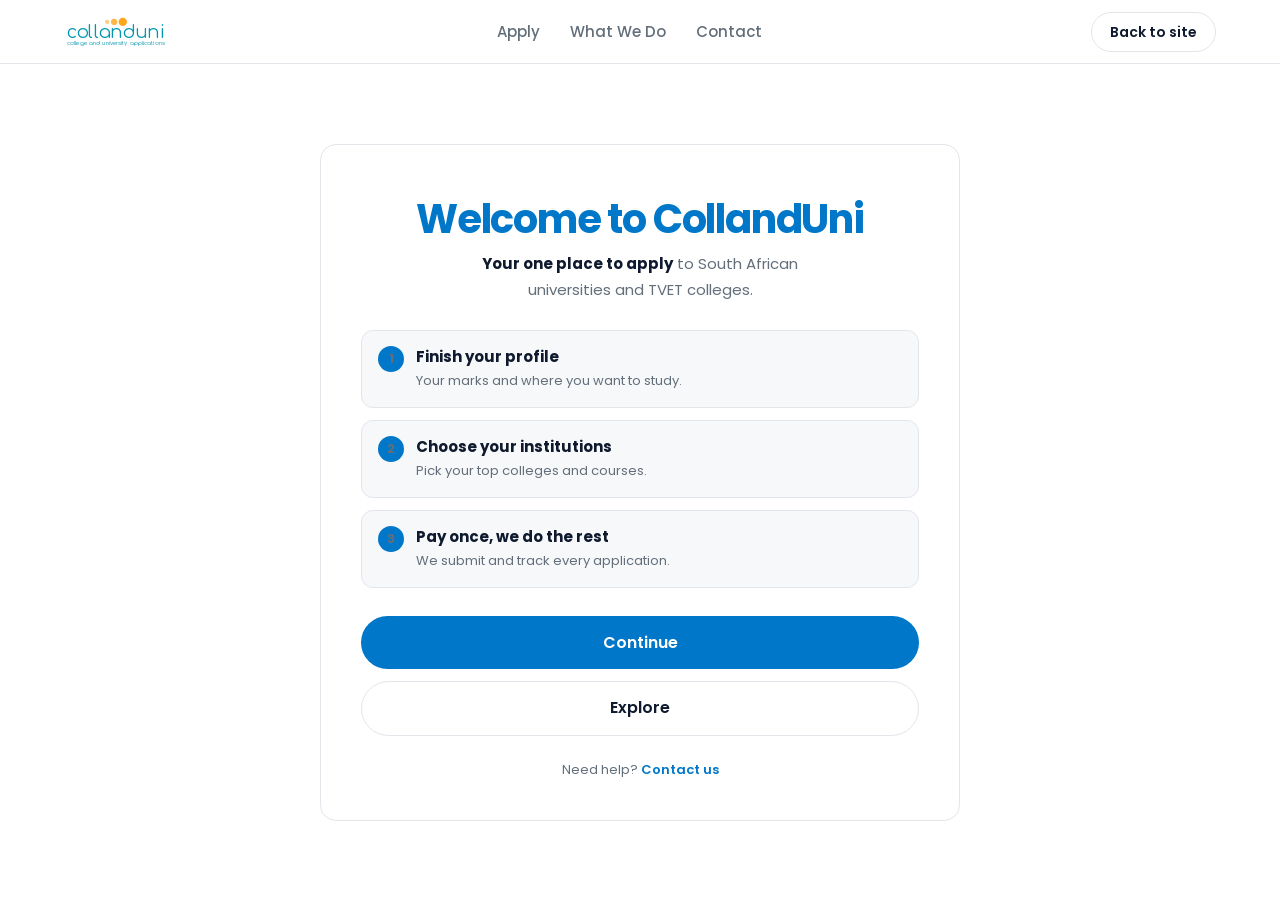
<file: welcome.html>
<!DOCTYPE html>
<html lang="en">
<head>
    <meta charset="UTF-8" />
    <script>(function(){try{if(localStorage.getItem('cd_theme')==='dark')document.documentElement.classList.add('dark');}catch(e){}})();</script>
    <meta name="viewport" content="width=device-width, initial-scale=1.0" />
    <meta name="theme-color" content="#0077C8" />
    <title>Welcome to CollandUni</title>
    <meta name="description" content="Welcome to CollandUni, apply to South African universities and TVET colleges in one place.">
    <meta name="robots" content="noindex, nofollow" />
    <link rel="icon" href="favicon.svg" type="image/svg+xml" />
    <script>if(typeof localStorage==='undefined'||!localStorage){var _ls={};localStorage={getItem:function(k){return _ls[k]||null},setItem:function(k,v){_ls[k]=String(v)},removeItem:function(k){delete _ls[k]},get length(){return Object.keys(_ls).length},key:function(i){return Object.keys(_ls)[i]||null}};}</script>
    <link rel="preconnect" href="https://fonts.googleapis.com" />
    <link rel="preconnect" href="https://fonts.gstatic.com" crossorigin />
    <link href="https://fonts.googleapis.com/css2?family=Poppins:wght@400;500;600;700&display=swap" rel="stylesheet" />
    <link rel="stylesheet" href="site.css" />
    <style>
        .wx-screen{max-width:520px;margin:0 auto;padding:28px 20px 48px;color:var(--text,#111418)}
        .wx-hero{display:flex;flex-direction:column;align-items:center;text-align:center;margin:12px 0 8px}
        .wx-badge{width:64px;height:64px;border-radius:20px;background:var(--primary,#ffd60a);display:flex;align-items:center;justify-content:center;font-size:2rem;margin-bottom:16px;box-shadow:0 4px 0 var(--primary-shade,#e6b800)}
        .wx-title{font-weight:700;font-size:clamp(1.5rem,5vw,2rem);letter-spacing:-.01em;line-height:1.15;margin:8px 0}
        .wx-sub{color:var(--muted,#5b6470);font-size:1rem;max-width:44ch;margin:0 auto 16px;line-height:1.5}
        .wx-sub strong{color:var(--text,#111418);font-weight:700}
        .wx-steps{display:flex;flex-direction:column;gap:12px;margin:24px 0 24px;text-align:left}
        .wx-step{display:flex;gap:12px;align-items:flex-start;background:var(--surface,#f6f7f9);border:1px solid var(--border,#e6e8ec);border-radius:14px;padding:14px 16px}
        .wx-step-num{flex:none;width:26px;height:26px;border-radius:999px;background:var(--accent,#2563eb);color:#fff;display:flex;align-items:center;justify-content:center;font-size:.8125rem;font-weight:700;margin-top:1px}
        .wx-step b{display:block;font-size:.9375rem}
        .wx-step span{color:var(--muted,#5b6470);font-size:.8125rem}
        .wx-commit{width:100%;background:var(--primary,#ffd60a);color:var(--primary-text,#111418);border:0;border-radius:14px;padding:14px 24px;font-weight:700;font-size:1rem;cursor:pointer;box-shadow:0 4px 0 var(--primary-shade,#e6b800);min-height:48px}
        .wx-commit:active{transform:translateY(3px);box-shadow:none}
        .wx-neutral{width:100%;margin-top:12px;padding:14px 24px;background:var(--surface,#f6f7f9);color:var(--text,#111418);border:1px solid var(--border,#e6e8ec);border-radius:14px;display:flex;align-items:center;justify-content:center;gap:10px;font-weight:700;font-size:1rem;cursor:pointer;font-family:inherit;min-height:48px;text-decoration:none}
        .wx-foot{text-align:center;margin-top:24px;font-size:.8125rem;color:var(--muted,#5b6470)}
        .wx-foot a{color:var(--accent,#2563eb);font-weight:700;text-decoration:none}
    </style>
  <link rel="stylesheet" href="rain.css" />
  <link rel="stylesheet" href="rain-layout.css" />
</head>
<body>

<header class="r-header">
    <div class="r-header-inner">
        <a class="r-brand" href="https://collanduni.co.za/" aria-label="CollandUni home"><img src="collanduni-logo.svg" alt="CollandUni" /></a>
        <nav class="r-nav" aria-label="Main navigation">
            <a href="https://collanduni.co.za/">Apply</a>
            <a href="https://collanduni.co.za/qualify.html">What We Do</a>
            <a href="contact.html">Contact</a>
        </nav>
        <div class="r-header-actions">
            <a class="r-btn r-btn-sm r-btn-ghost" href="https://collanduni.co.za/">Back to site</a>
        </div>
    </div>
</header>

<main class="r-page">
  <div class="r-container">
    <div class="r-welcome">
    <div class="wx-hero">
        <h1 class="wx-title">Welcome to CollandUni</h1>
        <p class="wx-sub" id="wxGreeting"><strong>Your one place to apply</strong> to South African universities and TVET colleges.</p>
    </div>

    <div class="wx-steps">
        <div class="wx-step"><span class="wx-step-num">1</span><div><b>Finish your profile</b><span>Your marks and where you want to study.</span></div></div>
        <div class="wx-step"><span class="wx-step-num">2</span><div><b>Choose your institutions</b><span>Pick your top colleges and courses.</span></div></div>
        <div class="wx-step"><span class="wx-step-num">3</span><div><b>Pay once, we do the rest</b><span>We submit and track every application.</span></div></div>
    </div>

    <button type="button" class="wx-commit" id="wxContinue">Continue</button>
    <a class="wx-neutral" href="index.html">Explore</a>

    <div class="wx-foot">Need help? <a href="contact.html">Contact us</a></div>
    </div>
  </div>
</main>

<script>
(function () {
    var next = new URLSearchParams(location.search).get('next');
    var session = null;
    try { session = (typeof getSession === 'function') ? getSession() : null; } catch (e) {}
    var greet = document.getElementById('wxGreeting');
    if (greet && session && session.email) {
        var name = String(session.email).split('@')[0].replace(/[<>&"]/g, '');
        greet.innerHTML = '<strong>Welcome back, ' + name + '.</strong> Pick up right where you left off.';
    }
    document.getElementById('wxContinue').addEventListener('click', function () {
        window.location.replace(next || (session ? 'portal.html' : 'login.html'));
    });
})();
</script>
<script src="offline-loader.js" defer></script>
</body>
</html>
</file>
<file: site.css>
/* CollandUni shared design system (matches index.html) */
:root {
  --bg: #ffffff;
  --surface: #f6f7f9;
  --border: #e6e8ec;

  --text: #111418;
  --muted: #5b6470;
  --faint: #8b939e;

  --primary: #ffd60a;
  --primary-hover: #ffdb33;
  --primary-shade: #e6b800;
  --primary-text: #111418;
  --topbar-h: 64px;
  --btn-size: 17px;
  --input-radius: 14px;

  --accent: #2563eb;
  --accent-hover: #1d4ed8;
  --accent-soft: #dbeafe;
  --accent-border: #bfdbfe;

  --success: #16a34a;
  --danger: #dc2626;

  --radius: 16px;
  --container: 1120px;
}

* { box-sizing: border-box; }
html { scroll-behavior: smooth; }

body {
  margin: 0;
  background: var(--bg);
  color: var(--text);
  font-family: Poppins;
  line-height: 1.55;
  font-size: 1rem;
  -webkit-text-size-adjust: 100%;
  overflow-x: hidden;
}

img, svg { max-width: 100%; height: auto; }

.container {
  width: 100%;
  max-width: var(--container);
  margin-inline: auto;
  padding-inline: 20px;
}

/* Header */
.site-header {
  position: sticky;
  top: 0;
  z-index: 50;
  height: var(--topbar-h);
  box-sizing: border-box;
  background: rgba(255, 255, 255, 0.94);
  backdrop-filter: blur(10px);
  border-bottom: 1px solid var(--border);
}

.nav-row {
  display: flex;
  align-items: center;
  justify-content: space-between;
  gap: 16px;
  height: 100%;
  min-height: 0;
}

.brand {
  font-weight: 700;
  font-size: 1.15rem;
  color: var(--text);
  text-decoration: none;
  transition: color 0.2s ease;
}

.brand:hover { color: var(--accent); }

.desktop-nav {
  display: none;
  gap: 22px;
  align-items: center;
}

.desktop-nav a {
  display: inline-flex;
  align-items: center;
  min-height: 44px;
  color: var(--muted);
  font-weight: 700;
  text-decoration: none;
  transition: color 0.2s ease;
}

.desktop-nav a:hover,
.desktop-nav a:focus-visible { color: var(--accent); }

/* Language switcher */
.cu-lang {
  min-height: 40px;
  padding: 6px 12px;
  border: 1px solid var(--border);
  border-radius: 12px;
  background: var(--surface);
  color: var(--muted);
  font: inherit;
  font-size: 0.85rem;
  font-weight: 700;
  cursor: pointer;
}

.cu-lang:hover { border-color: var(--accent-border); color: var(--accent); }

/* Video guides (borderless cards: video + title only) */
.video-grid { display: grid; grid-template-columns: repeat(3, 1fr); gap: 16px; }
.video-card { border: 0; background: transparent; padding: 0; }
.video-frame { position: relative; width: 100%; padding-top: 56.25%; border-radius: 12px; overflow: hidden; background: #000; }
.video-frame iframe { position: absolute; top: 0; left: 0; width: 100%; height: 100%; border: 0; }
.video-title { font-family: 'Poppins'; font-weight: 700; font-size: .875rem; margin-top: 8px; color: var(--ink); }
@media (max-width: 860px) { .video-grid { grid-template-columns: 1fr; } }

/* Buttons */
button, .btn {
  font-family: 'Poppins' !important;
}
.btn {
  display: inline-flex;
  align-items: center;
  justify-content: center;
  gap: 8px;
  min-height: 48px;
  min-width: 48px;
  padding: 14px 26px;
  border: 0;
  border-radius: 14px;
  font: inherit;
  font-size: var(--btn-size);
  font-weight: 700;
  text-decoration: none;
  cursor: pointer;
  transition: transform 0.15s ease, box-shadow 0.15s ease, background-color 0.15s ease, color 0.15s ease;
}

.btn-primary {
  background: var(--primary);
  color: var(--primary-text);
  box-shadow: 0 4px 0 var(--primary-shade);
}

.btn-primary:hover { background: var(--primary-hover); }
.btn-primary:active { transform: translateY(3px); box-shadow: none; }

.btn-outline {
  background: #fff;
  color: var(--accent);
  border: 2px solid var(--accent-border);
  box-shadow: 0 4px 0 var(--accent-border);
}

.btn-outline:hover { background: #f4f5f7; color: var(--ink); }
.btn-outline:active { transform: translateY(3px); box-shadow: none; }

.btn-dark {
  background: var(--primary);
  color: #201900;
  min-height: 44px;
  padding: 10px 18px;
}

.btn-dark:hover { background: var(--primary-hover); }

/* Back icon beside auth titles */
.lx-title-row { display: flex; align-items: center; gap: 10px; margin: 8px 0; }
.lx-title-row > .lx-title { margin: 0; }
.lx-back {
  flex: none;
  width: 40px;
  height: 40px;
  display: inline-flex;
  align-items: center;
  justify-content: center;
  background: transparent;
  border: 0;
  border-radius: 50%;
  color: #17191c;
  cursor: pointer;
  padding: 0;
  margin: 0 0 0 -10px;
}
.lx-back:hover { background: transparent; }
.lx-back svg { width: 20px; height: 20px; display: block; }

/* Auth + flow titles and subtitles (same scale as index page headings) */
.lx-title { margin: 8px 0; font-size: clamp(1.625rem, 5vw, 2.125rem); line-height: 1.15; letter-spacing: -0.01em; font-weight: 700; }
.lx-sub { margin: 0 0 16px; color: var(--muted); font-size: .9375rem; line-height: 1.5; }

/* Hero */
.hero {
  padding: 56px 0 64px;
  text-align: center;
}

.hero-inner {
  display: grid;
  gap: 18px;
  justify-items: center;
}

.hero h1 {
  margin: 0;
  font-size: clamp(2rem, 6vw, 3.1rem);
  line-height: 1.08;
  max-width: 22ch;
  transition: color 0.2s ease, text-decoration-color 0.2s ease;
}

.hero p {
  margin: 0;
  max-width: 54ch;
  color: var(--muted);
  transition: color 0.2s ease;
}

.hero p strong { color: var(--text); font-weight: 700; }

.hero h1:hover {
  color: var(--accent);
  text-decoration: underline;
  text-decoration-color: var(--primary);
  text-decoration-thickness: 4px;
  text-underline-offset: 8px;
}

.hero p:hover { color: var(--accent-hover); }

@media (hover: none) {
  .hero h1:hover,
  .hero p:hover {
    color: inherit;
    text-decoration: none;
  }
}

.badge {
  display: inline-flex;
  align-items: center;
  gap: 8px;
  min-height: 36px;
  padding: 8px 15px;
  border-radius: 999px;
  background: var(--surface);
  color: var(--muted);
  font-size: 0.85rem;
  font-weight: 700;
}

.badge::before {
  content: "";
  width: 8px;
  height: 8px;
  border-radius: 50%;
  background: var(--success);
}

.cta-row {
  display: grid;
  grid-template-columns: 1fr;
  gap: 12px;
  width: min(100%, 320px);
  margin-top: 8px;
}

/* Generic page sections (content pages) */
.page-main { padding: 48px 0 72px; }

.page-main h1 {
  margin: 0 0 8px;
  font-size: clamp(1.75rem, 5vw, 2.5rem);
  line-height: 1.1;
}

.page-main .lede {
  margin: 0 0 32px;
  color: var(--muted);
  max-width: 62ch;
}

.prose h2 {
  margin: 36px 0 10px;
  font-size: 1.25rem;
}

.prose p,
.prose li {
  color: var(--muted);
  max-width: 70ch;
}

.prose a { color: var(--accent); font-weight: 700; }

/* Cards / forms */
.card {
  background: #fff;
  border: 1px solid var(--border);
  border-radius: var(--radius);
  padding: 24px;
}

.field { margin-bottom: 16px; }

.field label {
  display: block;
  font-size: 0.85rem;
  font-weight: 700;
  margin-bottom: 6px;
  color: var(--text);
}

.field input,
.field select,
.field textarea {
  width: 100%;
  min-height: 48px;
  padding: 12px 14px;
  border: 1px solid var(--border);
  border-radius: var(--input-radius);
  font: inherit;
  background: var(--surface);
  color: var(--text);
  transition: border-color 0.15s ease, box-shadow 0.15s ease;
}

.field input:focus,
.field select:focus,
.field textarea:focus {
  outline: none;
  border-color: var(--accent);
  box-shadow: 0 0 0 3px var(--accent-soft);
}

.form-note {
  margin: 16px 0 0;
  font-size: 0.9rem;
  color: var(--muted);
  text-align: center;
}

.form-note a { color: var(--accent); font-weight: 700; }

/* Stats */
.stats {
  border-block: 1px solid var(--border);
  padding: 36px 0;
}

.stats-grid {
  display: grid;
  grid-template-columns: repeat(2, minmax(0, 1fr));
  gap: 28px 16px;
  text-align: center;
}

.stat b {
  display: block;
  font-size: clamp(1.75rem, 5vw, 2.5rem);
  line-height: 1.1;
  font-variant-numeric: tabular-nums;
  transition: color 0.2s ease;
}

.stat:hover b { color: var(--accent); }

.stat small {
  display: block;
  margin-top: 5px;
  color: var(--muted);
  font-size: 0.85rem;
  font-weight: 700;
}

/* FAQ */
.faq { padding: 56px 0; }
.faq-inner { max-width: 760px; }

.faq h2 {
  margin: 0 0 20px;
  font-size: clamp(1.5rem, 4vw, 2rem);
}

.faq details {
  border: 1px solid var(--border);
  border-radius: var(--radius);
  padding: 14px 18px;
  margin-bottom: 12px;
  background: #fff;
  transition: border-color 0.2s ease, box-shadow 0.2s ease;
}

.faq details:hover {
  border-color: var(--accent-border);
  box-shadow: 0 6px 18px rgba(37, 99, 235, 0.08);
}

.faq summary {
  display: flex;
  align-items: center;
  min-height: 44px;
  font-weight: 700;
  cursor: pointer;
  transition: color 0.2s ease;
}

.faq summary:hover { color: var(--accent); }

.faq p {
  margin: 12px 0 0;
  color: var(--muted);
}

/* Partners */
.partners { padding: 24px 0 56px; }

.partners-card {
  display: grid;
  gap: 28px;
  align-items: center;
  background: var(--surface);
  border: 1px solid var(--border);
  border-radius: 24px;
  padding: 32px;
}

.partners-card img {
  width: 100%;
  border-radius: var(--radius);
  display: block;
}

.partners-card h2 {
  margin: 0 0 12px;
  font-size: clamp(1.4rem, 3.5vw, 1.9rem);
  line-height: 1.15;
}

.partners-card p {
  margin: 0 0 20px;
  color: var(--muted);
  max-width: 58ch;
}

/* Footer */
.site-footer {
  border-top: 1px solid var(--border);
  padding: 40px 0 32px;
}

.footer-grid {
  display: grid;
  grid-template-columns: 1fr;
  gap: 28px;
}

.footer-grid h2 {
  margin: 0 0 10px;
  font-size: 1.05rem;
}

.footer-grid p {
  margin: 0 0 16px;
  color: var(--muted);
  max-width: 52ch;
}

.footer-links {
  display: grid;
  gap: 4px;
}

.footer-links a {
  display: inline-flex;
  align-items: center;
  min-height: 44px;
  color: var(--muted);
  font-weight: 700;
  text-decoration: none;
  transition: color 0.2s ease;
}

.footer-links a:hover,
.footer-links a:focus-visible { color: var(--accent); }

.social-row {
  display: flex;
  flex-wrap: wrap;
  gap: 10px;
}

.social-row a {
  display: grid;
  place-items: center;
  width: 48px;
  height: 48px;
  border-radius: 50%;
  background: var(--surface);
  color: var(--muted);
  transition: background-color 0.2s ease, color 0.2s ease, transform 0.15s ease;
}

.social-row a:hover,
.social-row a:focus-visible {
  background: var(--accent-soft);
  color: var(--accent);
  transform: translateY(-2px);
}

.footer-base {
  display: flex;
  flex-wrap: wrap;
  justify-content: space-between;
  gap: 10px;
  margin-top: 28px;
  padding-top: 18px;
  border-top: 1px solid var(--border);
  color: var(--faint);
  font-size: 0.85rem;
}

.footer-base a {
  display: inline-flex;
  align-items: center;
  min-height: 44px;
  color: inherit;
  text-decoration: none;
  transition: color 0.2s ease;
}

.footer-base a:hover,
.footer-base a:focus-visible { color: var(--accent); }

/* Tablet: 640px+ */
@media (min-width: 640px) {
  .container { padding-inline: 28px; }

  .cta-row {
    grid-template-columns: repeat(2, minmax(0, 1fr));
    width: min(100%, 520px);
  }

  .footer-grid {
    grid-template-columns: 1.4fr 1fr;
    gap: 40px;
  }

  .partners-card {
    grid-template-columns: 1.2fr 1fr;
    padding: 40px;
  }
}

/* Desktop: 900px+ */
@media (min-width: 900px) {
  .desktop-nav { display: flex; }

  .hero {
    padding: 88px 0 96px;
  }

  .stats-grid {
    grid-template-columns: repeat(4, minmax(0, 1fr));
    gap: 24px;
  }

  .faq { padding: 80px 0; }
}

@media (min-width: 1200px) {
  .hero h1 {
    font-size: 3.25rem;
  }

  .stats-grid { gap: 40px; }
}

/* Accessibility */
a:focus-visible,
button:focus-visible,
summary:focus-visible {
  outline: 3px solid var(--accent);
  outline-offset: 3px;
}

/* ========================================================
   Skeleton Shimmer Placeholders (Modern Loading States)
   ======================================================== */
.skel {
  position: relative;
  overflow: hidden;
  background: var(--surface, #f4f5f7);
  border-radius: 10px;
  min-height: 14px;
}

.skel::after {
  content: "";
  position: absolute;
  inset: 0;
  transform: translateX(-100%);
  background: linear-gradient(
    90deg,
    transparent 0%,
    rgba(255, 255, 255, 0.75) 50%,
    transparent 100%
  );
  animation: skelSweep 1.3s cubic-bezier(0.4, 0, 0.2, 1) infinite;
}

@keyframes skelSweep {
  to { transform: translateX(100%); }
}

html.dark .skel {
  background: #23272d;
}

html.dark .skel::after {
  background: linear-gradient(
    90deg,
    transparent 0%,
    rgba(255, 255, 255, 0.1) 50%,
    transparent 100%
  );
}

.skel-card {
  background: #fff;
  border: 1px solid var(--border, #e6e8ec);
  border-radius: 16px;
  padding: 16px;
  margin-bottom: 12px;
}

.skel-pill {
  border-radius: 999px !important;
  display: inline-block;
}

.skel-text {
  height: 14px;
  border-radius: 6px;
  margin-bottom: 8px;
}

.skel-title {
  height: 22px;
  border-radius: 8px;
  margin-bottom: 12px;
}

/* Shimmer button state during active forms/actions */
.btn-shimmer {
  position: relative;
  overflow: hidden;
  opacity: 0.88;
  pointer-events: none;
}

.btn-shimmer::after {
  content: "";
  position: absolute;
  inset: 0;
  transform: translateX(-100%);
  background: linear-gradient(
    90deg,
    transparent 0%,
    rgba(255, 255, 255, 0.45) 50%,
    transparent 100%
  );
  animation: skelSweep 1s cubic-bezier(0.4, 0, 0.2, 1) infinite;
}

@media (prefers-reduced-motion: reduce) {
  *,
  *::before,
  *::after {
    scroll-behavior: auto !important;
    transition: none !important;
    animation: none !important;
  }
}
</file>
<file: rain.css>
/* ============================================================
   Rain-inspired design layer (mockup)
   Tokens taken from rain.co.za's public design language:
   Poppins display type, brand blue #0077C8, ink #0F1A2E,
   muted #626E7A, hairline #E2E5EA, wash #F7F8FA, 16px cards,
   pill actions, blue-tinted hover lift.
   Loaded last on every page.
   ============================================================ */
@import url('https://fonts.googleapis.com/css2?family=Poppins:wght@400;500;600;700&display=swap');

:root,
html:not(.dark),
html.dark {
    --rain-blue: #0077C8;
    --rain-blue-hover: #0068AF;
    --rain-blue-wash: #F2F8FC;
    --rain-ink: #0F1A2E;
    --rain-muted: #626E7A;
    --rain-faint: #94A3B8;
    --rain-line: #E2E5EA;
    --rain-line-strong: #D5DCE5;
    --rain-wash: #F7F8FA;
    --rain-success: #15B28C;
    --rain-danger: #E5484D;
    --rain-warning: #F5A524;

    /* Remap the old design tokens */
    --bg: #ffffff;
    --card: #ffffff;
    --surface: #F7F8FA;
    --text: #0F1A2E;
    --ink: #0F1A2E;
    --ink-strong: #0F1A2E;
    --ink-soft: #626E7A;
    --ink-faint: #94A3B8;
    --muted: #626E7A;
    --faint: #94A3B8;
    --line: #E2E5EA;
    --line-soft: #EEF1F5;
    --border: #E2E5EA;
    --border-strong: #D5DCE5;
    --primary: #0077C8;
    --primary-hover: #0068AF;
    --primary-dark: #0068AF;
    --primary-shade: #0068AF;
    --primary-text: #ffffff;
    --primary-light: #F2F8FC;
    --primary-soft: #F2F8FC;
    --accent: #0077C8;
    --accent-hover: #0068AF;
    --accent-soft: #EAF4FB;
    --accent-border: #C9E2F3;
    --success: #15B28C;
    --success-soft: #E7F7F2;
    --danger: #E5484D;
    --danger-soft: #FDECEC;
    --warning: #F5A524;
    --warning-soft: #FFF6DB;
    --radius: 16px;
    --m-radius: 16px;
    --m-radius-sm: 12px;
    --input-radius: 12px;
    --shadow-1: 0 1px 2px rgba(15, 26, 46, .06);
    --shadow-2: 0 4px 16px -8px rgba(15, 26, 46, .14);
    --shadow-3: 0 8px 24px -6px rgba(0, 119, 200, .16);
    --sh-1: 0 1px 2px rgba(15, 26, 46, .06);
    --sh-press: inset 0 1px 2px rgba(15, 26, 46, .08);
    --sh-blue: 0 8px 24px -6px rgba(0, 119, 200, .35);
    --m-shadow-card: 0 1px 2px rgba(15, 26, 46, .05), 0 8px 24px -12px rgba(0, 119, 200, .18);
    --sp-card: #ffffff;
    --sp-text: #0F1A2E;
    --sp-sub: #626E7A;
    --sp-line: #E2E5EA;
    --sp-border: #E2E5EA;
    --sp-icon: #0F1A2E;
    --sw-off: #D5DCE5;
    --font-display: 'Poppins', ui-sans-serif, system-ui, -apple-system, 'Segoe UI', Roboto, sans-serif;
}

html {
    color-scheme: light;
}

body,
button,
input,
select,
textarea {
    font-family: 'Poppins', ui-sans-serif, system-ui, -apple-system, 'Segoe UI', Roboto, sans-serif;
}

body {
    color: var(--rain-ink);
    background: #ffffff;
}

h1, h2, h3, h4, h5, h6,
.brand, .lx-title, .topbar-title, .cu-page-title, .cu-section-title,
.dash-slide h3, #customPopupTitle, .footer-grid h2 {
    font-family: 'Poppins', ui-sans-serif, system-ui, sans-serif !important;
    letter-spacing: -.02em;
}

/* Old yellow primaries become Rain blue everywhere, including inline styles */
[style*="#ffd60a"],
[style*="#FFD60A"] {
    background-color: #0077C8 !important;
    border-color: #0077C8 !important;
    color: #ffffff !important;
    border-radius: 999px !important;
    box-shadow: none !important;
}

[style*="#e6b800"] {
    box-shadow: none !important;
}

::selection {
    background: rgba(0, 119, 200, .18);
}

:focus-visible {
    outline-color: #0077C8;
}

/* Fields signal focus with the border alone - no UA ring, no glow. */
input:focus,
select:focus,
textarea:focus {
    outline: none;
}

/* ---------- Shared actions ---------- */
.btn,
.lx-commit,
.lx-ghost,
.lx-neutral,
#obNext,
#obBack,
.payment-btn,
.wz-btn-primary,
.na-btn,
.ad-btn,
.custom-popup-btn {
    border-radius: 999px !important;
    box-shadow: none !important;
    font-family: 'Poppins', ui-sans-serif, system-ui, sans-serif !important;
    font-weight: 600 !important;
    letter-spacing: 0;
}

.btn-primary,
.btn-dark,
.lx-commit,
#login-submit-btn,
#register-submit-btn,
#obNext,
.payment-btn,
.wz-btn-primary,
.na-btn,
.ad-btn.primary,
.custom-popup-btn.primary,
#wizApplyFloat button,
#bwApplyFloat button {
    background: #0077C8 !important;
    border: 1px solid #0077C8 !important;
    color: #ffffff !important;
}

.btn-primary:hover,
.btn-dark:hover,
.lx-commit:hover,
#login-submit-btn:hover,
#register-submit-btn:hover,
#obNext:hover,
.payment-btn:hover,
.wz-btn-primary:hover,
.na-btn:hover,
.ad-btn.primary:hover,
.custom-popup-btn.primary:hover,
#wizApplyFloat button:hover,
#bwApplyFloat button:hover {
    background: #0068AF !important;
    border-color: #0068AF !important;
}

.btn-primary:active,
.btn-dark:active,
.lx-commit:active,
#obNext:active,
.payment-btn:active,
.wz-btn-primary:active,
.na-btn:active,
.ad-btn:active,
.custom-popup-btn:active {
    transform: scale(.985);
}

.btn-outline,
.lx-ghost,
.lx-neutral,
.ad-btn.ghost,
.custom-popup-btn.secondary {
    background: #ffffff !important;
    border: 1px solid #0077C8 !important;
    color: #0077C8 !important;
    box-shadow: none !important;
}

.btn-outline:hover,
.lx-ghost:hover,
.lx-neutral:hover,
.ad-btn.ghost:hover,
.custom-popup-btn.secondary:hover {
    background: #F2F8FC !important;
}

.btn-outline:active,
.lx-ghost:active {
    transform: scale(.985);
}

.lx-back:hover,
.lx-pw button:hover {
    color: #0077C8 !important;
}

.lx-back:hover {
    background: #F2F8FC !important;
}

/* ---------- Marketing pages ---------- */
.site-header {
    background: rgba(255, 255, 255, .92);
    border-bottom: 1px solid var(--rain-line);
    backdrop-filter: blur(14px);
}

.desktop-nav a {
    color: var(--rain-muted);
    font-weight: 500;
}

.desktop-nav a:hover,
.desktop-nav a:focus-visible,
.brand:hover {
    color: var(--rain-blue);
}

.cu-lang {
    background: #ffffff;
    border: 1px solid var(--rain-line);
    border-radius: 999px;
    color: var(--rain-ink);
    font-weight: 500;
}

.cu-lang:hover {
    border-color: rgba(0, 119, 200, .4);
    color: var(--rain-blue);
}

.hero {
    padding: 72px 0 64px;
    background: linear-gradient(180deg, #F2F8FC 0%, #ffffff 82%);
}

.hero h1 {
    color: var(--rain-blue);
    font-weight: 700;
    letter-spacing: -.035em;
    line-height: 1.04;
    max-width: 20ch;
}

.hero h1:hover,
.hero p:hover {
    color: var(--rain-blue);
    text-decoration: none;
}

.hero p {
    color: var(--rain-muted);
    font-size: 1.0625rem;
}

.hero p strong {
    color: var(--rain-ink);
    font-weight: 600;
}

.badge {
    background: #ffffff;
    border: 1px solid var(--rain-line);
    color: var(--rain-ink);
    font-weight: 500;
    border-radius: 999px;
}

.badge::before {
    background: var(--rain-blue);
}

.stats {
    border: 0;
    padding: 8px 0 56px;
}

.stats-grid {
    gap: 12px;
}

.stat {
    background: #ffffff;
    border: 1px solid var(--rain-line);
    border-radius: 16px;
    padding: 22px 14px;
    transition: transform .2s ease, border-color .2s ease, box-shadow .2s ease;
}

.stat:hover {
    transform: translateY(-3px);
    border-color: rgba(0, 119, 200, .32);
    box-shadow: 0 10px 28px -14px rgba(0, 119, 200, .35);
}

.stat b {
    color: var(--rain-blue);
    font-weight: 600;
    letter-spacing: -.02em;
}

.stat:hover b {
    color: var(--rain-blue);
}

.stat small {
    color: var(--rain-muted);
    font-weight: 400;
}

.video-grid {
    gap: 20px;
}

.video-card {
    background: #ffffff;
    border: 1px solid var(--rain-line);
    border-radius: 16px;
    overflow: hidden;
    transition: transform .2s ease, border-color .2s ease, box-shadow .2s ease;
}

.video-card:hover {
    transform: translateY(-4px);
    border-color: rgba(0, 119, 200, .3);
    box-shadow: 0 12px 32px -16px rgba(0, 119, 200, .4);
}

.video-frame {
    border-radius: 0;
}

.video-title {
    font-family: 'Poppins', ui-sans-serif, system-ui, sans-serif !important;
    font-weight: 600;
    font-size: .9rem;
    color: var(--rain-ink);
    padding: 14px 16px;
    margin: 0;
}

.faq {
    padding: 56px 0 72px;
    background: var(--rain-wash);
}

.faq h2 {
    font-weight: 600;
}

.faq details {
    background: #ffffff;
    border: 1px solid var(--rain-line);
    border-radius: 16px;
    padding: 14px 18px;
}

.faq details:hover {
    border-color: rgba(0, 119, 200, .3);
    box-shadow: 0 10px 28px -18px rgba(0, 119, 200, .5);
}

.faq summary {
    font-weight: 600;
}

.faq summary:hover {
    color: var(--rain-blue);
}

.faq p {
    color: var(--rain-muted);
}

.site-footer {
    background: var(--rain-wash);
    border-top: 1px solid var(--rain-line);
}

.footer-grid h2 {
    font-weight: 600;
}

.footer-grid p,
.footer-links a,
.footer-base {
    color: var(--rain-muted);
}

.footer-links a:hover,
.footer-base a:hover {
    color: var(--rain-blue);
}

.social-row a {
    background: #ffffff;
    border: 1px solid var(--rain-line);
    color: var(--rain-muted);
}

.social-row a:hover,
.social-row a:focus-visible {
    background: var(--rain-blue-wash);
    border-color: rgba(0, 119, 200, .35);
    color: var(--rain-blue);
}

.card,
.partners-card {
    background: #ffffff;
    border: 1px solid var(--rain-line);
    border-radius: 16px;
}

.partners-card {
    background: var(--rain-wash);
}

.page-main h1 {
    color: var(--rain-ink);
    font-weight: 700;
    letter-spacing: -.03em;
}

.page-main .lede,
.prose p,
.prose li {
    color: var(--rain-muted);
}

.prose a,
.form-note a {
    color: var(--rain-blue);
}

.field label,
.field input,
.field select,
.field textarea {
    font-family: 'Poppins', ui-sans-serif, system-ui, sans-serif;
}

.field input,
.field select,
.field textarea {
    background: #ffffff;
    border: 1px solid var(--rain-line);
    border-radius: 12px;
}

.field input:focus,
.field select:focus,
.field textarea:focus {
    border-color: var(--rain-blue);
    outline: none;
    box-shadow: none;
}

/* ---------- Auth screens (lx-*) ---------- */
.lx-title {
    color: var(--rain-ink);
    font-weight: 700;
}

.lx-sub,
.lx-foot {
    color: var(--rain-muted);
}

.lx-sub strong {
    color: var(--rain-ink);
}

.lx-label {
    color: var(--rain-ink);
    font-weight: 500;
}

.lx-input {
    background: #ffffff;
    border: 1px solid var(--rain-line);
    border-radius: 12px;
    color: var(--rain-ink);
}

.lx-input::placeholder {
    color: var(--rain-faint);
}

.lx-input:focus {
    background: #ffffff;
    border-color: var(--rain-blue);
    outline: none;
    box-shadow: none;
}

.lx-rowlink a,
.lx-foot a {
    color: var(--rain-blue);
    font-weight: 600;
}

.lx-err {
    background: var(--danger-soft);
    color: #B42318;
    border-radius: 12px;
}

.lx-neutral {
    color: var(--rain-ink) !important;
    border-color: var(--rain-line) !important;
}

.lx-neutral:hover {
    background: var(--rain-wash) !important;
}

#iabBanner {
    background: var(--rain-blue) !important;
    font-family: 'Poppins', ui-sans-serif, system-ui, sans-serif !important;
}

#iabBanner button {
    color: var(--rain-blue) !important;
}

/* ---------- Onboarding ---------- */
.ob-step.done {
    background: var(--rain-blue) !important;
}

.lx-in,
.ob-sub .s-name,
.ob-sub .s-mark,
select.input,
input.input {
    background: #ffffff !important;
    border: 1px solid var(--rain-line) !important;
    border-radius: 12px !important;
    color: var(--rain-ink);
}

.lx-in:focus,
.ob-sub .s-name:focus,
.ob-sub .s-mark:focus,
select.input:focus,
input.input:focus {
    border-color: var(--rain-blue) !important;
    outline: none;
    box-shadow: none;
}

.lx-in::placeholder,
.ob-sub input::placeholder {
    color: var(--rain-faint);
}

.chip {
    background: var(--rain-wash);
    border: 1px solid var(--rain-line);
    color: var(--rain-ink);
    font-weight: 500;
}

.chip.sel {
    background: var(--rain-blue);
    border-color: var(--rain-blue);
    color: #ffffff;
}

#obScanBtn {
    color: var(--rain-blue) !important;
    font-weight: 600;
}

#obAddSubject {
    background: var(--rain-blue-wash) !important;
    color: var(--rain-blue) !important;
    border-radius: 999px !important;
    font-weight: 600;
}

#obScanBox {
    background: var(--rain-wash) !important;
    border-radius: 16px !important;
}

.ob-aps span {
    color: var(--rain-blue);
}

.lx-sub {
    color: var(--rain-muted);
}

.ob-pane h3 {
    color: var(--rain-ink);
}

/* ---------- Qualify ---------- */
.q-wrap,
.q-wrap * {
    font-family: 'Poppins', ui-sans-serif, system-ui, sans-serif;
}

.lx-pick,
.lx-aps {
    background: var(--rain-wash);
    border-color: var(--rain-line);
    border-radius: 16px;
}

.lx-marks span {
    background: var(--rain-blue-wash);
    border-color: var(--rain-line-strong);
    color: var(--rain-ink);
}

.lx-yes {
    background: #E7F7F2;
    color: #0B7A5E;
}

.lx-maybe {
    background: #FFF6DB;
    color: #8A5A00;
}

.lx-bar {
    background: #ffffff;
    border-top: 1px solid var(--rain-line);
}

.lx-skip {
    color: var(--rain-blue);
}

/* ---------- Portal chrome ---------- */
.topbar {
    background: #ffffff !important;
    border-bottom: 1px solid var(--rain-line) !important;
}

.bottom-nav {
    background: #ffffff !important;
    border-top: 1px solid var(--rain-line) !important;
}

.bottom-nav .nav-item {
    color: var(--rain-muted);
}

.bottom-nav .nav-item.active {
    color: var(--rain-blue) !important;
}

.icon-btn {
    width: 40px;
    height: 40px;
    border-radius: 999px;
    color: var(--rain-ink);
    background: transparent !important;
    border: 0 !important;
}

.icon-btn > svg,
.icon-btn > [data-icon] svg {
    width: 20px;
    height: 20px;
    flex: none;
}

.icon-btn:hover {
    background: var(--rain-blue-wash) !important;
    color: var(--rain-blue) !important;
}

.topbar-title {
    color: var(--rain-ink);
}

/* ---------- Portal cards ---------- */
.app-card,
.doc-card,
.req-actions,
.dc3,
.kd-row,
.qm-card,
.ad-card,
.prof-section,
.payment-modal,
.custom-popup {
    background: #ffffff !important;
    border: 1px solid var(--rain-line) !important;
    border-radius: 16px !important;
    box-shadow: var(--m-shadow-card) !important;
}

.app-card:hover,
.doc-card:hover,
.dc3:hover,
.kd-row:hover {
    border-color: rgba(0, 119, 200, .3) !important;
    box-shadow: 0 12px 32px -16px rgba(0, 119, 200, .4) !important;
}

.app-card.open {
    border-color: var(--rain-blue) !important;
}

.doc-card {
    padding: 16px !important;
}

.req-actions {
    padding: 16px !important;
}

.req-head {
    font-family: 'Poppins', ui-sans-serif, system-ui, sans-serif !important;
    font-weight: 600;
    color: var(--rain-ink);
}

.req-item .ri-ico,
.dc3 .ico,
.custom-popup-icon,
#avatar-picker button {
    background: var(--rain-blue-wash) !important;
    color: var(--rain-blue) !important;
}

.req-item .ri-go {
    color: var(--rain-blue);
}

.dc3 .lbl {
    color: var(--rain-ink);
    font-weight: 500;
}

.kd-row .kd-name,
.ad-value,
.ad-row strong {
    color: var(--rain-ink);
}

.kd-row .kd-dates,
.ad-row span,
.qm-card .qm-meta {
    color: var(--rain-muted);
}

.qm-card .qm-inst {
    color: var(--rain-blue) !important;
}

.qm-yes {
    background: #E7F7F2 !important;
    color: #0B7A5E !important;
}

.kd-open {
    background: #E7F7F2 !important;
    color: #0B7A5E !important;
}

.kd-closed {
    background: #FDECEC !important;
    color: #B42318 !important;
}

.prof-section-header,
.prof-grid-item {
    border-color: var(--rain-line-soft) !important;
}

.prof-label,
.prof-table th {
    font-family: 'Poppins', ui-sans-serif, system-ui, sans-serif !important;
    color: var(--rain-faint) !important;
    font-weight: 600;
    letter-spacing: .08em;
}

.prof-value {
    color: var(--rain-ink);
}

/* ---------- Portal status tints ---------- */
.app-card [class*="bg-emerald-100"],
.app-card [class*="bg-green-100"] {
    background: #E7F7F2 !important;
    color: #0B7A5E !important;
}

.app-card [class*="bg-amber-100"] {
    background: #FFF6DB !important;
    color: #8A5A00 !important;
}

.app-card [class*="bg-red-100"] {
    background: #FDECEC !important;
    color: #B42318 !important;
}

.app-card [class*="bg-gray-100"] {
    background: var(--rain-wash) !important;
    color: var(--rain-muted) !important;
}

.app-card [class*="bg-red-500"],
.app-card [class*="bg-amber-500"],
.app-card [class*="bg-green-500"] {
    background: var(--rain-blue) !important;
}

/* ---------- Portal dashboard carousel ---------- */
#dashCarousel {
    border-radius: 16px;
}

.dash-1 {
    background: linear-gradient(135deg, #0B4C78, #0077C8) !important;
}

.dash-2 {
    background: linear-gradient(135deg, #0077C8, #3FA3DC) !important;
}

.dash-3 {
    background: linear-gradient(135deg, #0F1A2E, #0077C8) !important;
}

.dash-slide h3,
.dash-slide p {
    font-family: 'Poppins', ui-sans-serif, system-ui, sans-serif;
}

.dash-slide button {
    color: var(--rain-blue) !important;
    font-family: 'Poppins', ui-sans-serif, system-ui, sans-serif !important;
    font-weight: 600 !important;
}

#dashDots button {
    background: var(--rain-line-strong);
}

#dashDots button.on {
    background: var(--rain-blue) !important;
}

.msg-item.unread {
    border-left-color: var(--rain-blue) !important;
    background: #F7FBFF !important;
}

.date-card:hover {
    border-color: var(--rain-blue) !important;
}

.progress-bar {
    background: var(--rain-line-soft);
}

.progress-bar-fill {
    background-color: var(--rain-blue);
}

/* ---------- Portal inputs ---------- */
.input,
#uni-search,
#app-search,
#app-status-filter,
#postal-manual-form input,
.set-field input,
.set-field select,
.casky-input input,
.merged-input input,
.merged-input select,
#set-email-static {
    background: #ffffff !important;
    border-color: var(--rain-line) !important;
    border-radius: 12px !important;
    color: var(--rain-ink) !important;
}

#uni-search {
    border: 1px solid var(--rain-line) !important;
}

#uni-search:focus,
#app-search:focus,
#app-status-filter:focus,
.input:focus,
.set-field input:focus,
.set-field select:focus,
.casky-input input:focus,
.merged-input input:focus,
.merged-input select:focus,
#postal-manual-form input:focus {
    border-color: var(--rain-blue) !important;
    box-shadow: none !important;
    outline: none !important;
}

input::placeholder,
textarea::placeholder {
    color: var(--rain-faint);
}

/* ---------- Popups, payment ---------- */
.custom-popup-overlay {
    background: rgba(15, 26, 46, .45);
    font-family: 'Poppins', ui-sans-serif, system-ui, sans-serif !important;
}

.custom-popup {
    border-radius: 20px !important;
    padding: 26px 22px !important;
}

#customPopupTitle {
    color: var(--rain-ink);
    font-weight: 600 !important;
}

#customPopupMessage {
    color: var(--rain-muted) !important;
}

.custom-popup-btn.secondary {
    color: var(--rain-ink) !important;
    border-color: var(--rain-line) !important;
}

.custom-popup-btn.secondary:hover {
    background: var(--rain-wash) !important;
}

.payment-modal {
    border-radius: 20px !important;
    font-family: 'Poppins', ui-sans-serif, system-ui, sans-serif !important;
}

.payment-header h3 {
    color: var(--rain-ink) !important;
    font-family: 'Poppins', ui-sans-serif, system-ui, sans-serif !important;
}

.payment-amount,
.payment-details {
    background: var(--rain-wash) !important;
    border-radius: 12px !important;
}

.payment-amount .value,
.payment-details .row .value {
    color: var(--rain-ink) !important;
}

.payment-amount .label,
.payment-details .row .label,
.payment-footer {
    color: var(--rain-muted) !important;
}

.payment-btn.processing {
    background: var(--rain-line-strong) !important;
    color: var(--rain-muted) !important;
}

/* ---------- Settings ---------- */
.set-avatar {
    background: var(--rain-blue-wash) !important;
    color: var(--rain-blue) !important;
}

#section-settings .set-field input,
#panel-settings .set-field input {
    background: #ffffff !important;
}

/* ---------- Skeleton ---------- */
.skel {
    background: var(--rain-line-soft) !important;
}

/* ---------- Old dark theme is retired in this mockup ---------- */
html.dark {
    color-scheme: light;
}

html.dark body {
    background: #ffffff !important;
    color: var(--rain-ink) !important;
}

html.dark .bg-white {
    background-color: #ffffff !important;
}

html.dark .bg-gray-50 {
    background-color: var(--rain-wash) !important;
}

html.dark .bg-gray-100 {
    background-color: #EEF1F5 !important;
}

html.dark .bg-gray-200 {
    background-color: var(--rain-line-strong) !important;
}

html.dark .hover\:bg-gray-50:hover {
    background-color: var(--rain-wash) !important;
}

html.dark .hover\:bg-gray-100:hover {
    background-color: #EEF1F5 !important;
}

html.dark .text-gray-900,
html.dark .text-gray-800,
html.dark .text-black {
    color: var(--rain-ink) !important;
}

html.dark .text-gray-700,
html.dark .text-gray-600 {
    color: #3D4A5C !important;
}

html.dark .text-gray-500,
html.dark .text-gray-400 {
    color: var(--rain-muted) !important;
}

html.dark .text-gray-300 {
    color: var(--rain-faint) !important;
}

html.dark .border-gray-100,
html.dark .border-gray-200,
html.dark .border-gray-300 {
    border-color: var(--rain-line) !important;
}

html.dark .divide-gray-100 > :not([hidden]) ~ :not([hidden]),
html.dark .divide-gray-200 > :not([hidden]) ~ :not([hidden]) {
    border-color: var(--rain-line-soft) !important;
}

html.dark .bg-blue-50,
html.dark .bg-blue-100 {
    background-color: var(--rain-blue-wash) !important;
}

html.dark .text-blue-600,
html.dark .text-blue-700 {
    color: var(--rain-blue) !important;
}

html.dark .bg-green-50,
html.dark .bg-green-100 {
    background-color: #E7F7F2 !important;
}

html.dark .text-green-600,
html.dark .text-green-700 {
    color: #0B7A5E !important;
}

html.dark .bg-red-50,
html.dark .bg-red-100 {
    background-color: #FDECEC !important;
}

html.dark .text-red-500,
html.dark .text-red-600,
html.dark .text-red-700 {
    color: #B42318 !important;
}

html.dark .bg-amber-50,
html.dark .bg-amber-100,
html.dark .bg-yellow-50,
html.dark .bg-yellow-100 {
    background-color: #FFF6DB !important;
}

html.dark .text-amber-600,
html.dark .text-amber-700,
html.dark .text-yellow-800 {
    color: #8A5A00 !important;
}

html.dark .topbar {
    background: #ffffff !important;
    border-color: var(--rain-line) !important;
}

html.dark .bottom-nav {
    background: #ffffff !important;
    border-top-color: var(--rain-line) !important;
}

html.dark .icon-btn {
    background: transparent !important;
    color: var(--rain-ink) !important;
}

html.dark .icon-btn:hover {
    background: var(--rain-blue-wash) !important;
}

html.dark .doc-card,
html.dark .app-card,
html.dark .req-actions,
html.dark .dc3,
html.dark .kd-row,
html.dark .ad-card,
html.dark .qm-card,
html.dark .prof-section,
html.dark .payment-modal,
html.dark .custom-popup {
    background: #ffffff !important;
    border-color: var(--rain-line) !important;
    box-shadow: var(--m-shadow-card) !important;
}

html.dark .payment-amount,
html.dark .payment-details {
    background: var(--rain-wash) !important;
}

html.dark .payment-header h3,
html.dark .payment-amount .value,
html.dark .payment-details .row .value,
html.dark #customPopupTitle {
    color: var(--rain-ink) !important;
}

html.dark .payment-amount .label,
html.dark .payment-details .row .label,
html.dark .payment-footer,
html.dark #customPopupMessage {
    color: var(--rain-muted) !important;
}

html.dark .custom-popup-icon {
    background: var(--rain-blue-wash) !important;
}

html.dark .skel {
    background: var(--rain-line-soft) !important;
}

html.dark #boot-gate {
    background: #ffffff !important;
}

html.dark #boot-gate > div > div:last-child {
    color: var(--rain-muted) !important;
}

html.dark #section-settings,
html.dark #panel-settings {
    --sp-card: #ffffff;
    --sp-text: var(--rain-ink);
    --sp-sub: var(--rain-muted);
    --sp-line: var(--rain-line);
    --sp-border: var(--rain-line);
    --sp-icon: var(--rain-ink);
    --sw-off: var(--rain-line-strong);
}

html.dark #section-settings .set-avatar,
html.dark #panel-settings .set-avatar {
    background: var(--rain-blue-wash) !important;
    color: var(--rain-blue) !important;
}

html.dark .main-content:has(#section-settings.active) {
    background: #ffffff;
}

/* ---------- Payment callback ---------- */
body:has(.icon-wrap) {
    background: #ffffff !important;
}

body:has(.icon-wrap) .card {
    background: #ffffff;
    border: 1px solid var(--rain-line);
    border-radius: 16px;
    box-shadow: var(--m-shadow-card);
}

body:has(.icon-wrap) h1 {
    color: var(--rain-ink);
    font-family: 'Poppins', ui-sans-serif, system-ui, sans-serif;
}

body:has(.icon-wrap) p {
    color: var(--rain-muted);
}

body:has(.icon-wrap) a {
    background: var(--rain-blue);
    border-radius: 999px;
    font-family: 'Poppins', ui-sans-serif, system-ui, sans-serif;
}

body:has(.icon-wrap) a:hover {
    background: var(--rain-blue-hover);
}

body:has(.icon-wrap) .icon-success,
body:has(.icon-wrap) .icon-loading {
    background: var(--rain-blue);
}

html.dark body:has(.icon-wrap) {
    background: #ffffff !important;
}

html.dark body:has(.icon-wrap) .card {
    background: #ffffff !important;
    border-color: var(--rain-line) !important;
}

/* ---------- Mobile sanity ---------- */
@media (max-width: 640px) {
    .hero {
        padding: 48px 0 40px;
    }

    .stats-grid {
        gap: 10px;
    }

    .stat {
        padding: 18px 10px;
    }

    .video-grid {
        gap: 16px;
    }
}

/* ============================================================
   Portal app frame
   One sticky Rain header for the whole portal, section titles as
   in-flow page heads, desktop tabs above 900px, bottom tab bar
   only on small screens.
   ============================================================ */
.r-app-header {
    position: sticky;
    top: 0;
    z-index: 40;
    background: rgba(255, 255, 255, .94);
    -webkit-backdrop-filter: blur(14px) saturate(1.4);
    backdrop-filter: blur(14px) saturate(1.4);
    border-bottom: 1px solid var(--rain-line);
}

.r-app-header-inner {
    display: flex;
    align-items: center;
    gap: 8px;
    height: 64px;
    max-width: 1080px;
    margin: 0 auto;
    padding: 0 24px;
}

.r-app-brand {
    display: inline-flex;
    align-items: center;
    flex: none;
    margin-right: 8px;
}

.r-app-brand img {
    height: 32px;
    width: auto;
    display: block;
}

.r-app-tabs {
    display: none;
    align-items: center;
    gap: 2px;
    flex: 1;
    min-width: 0;
}

@media (min-width: 900px) {
    .r-app-tabs { display: flex; }
}

.r-app-tab {
    display: inline-flex;
    align-items: center;
    min-height: 40px;
    padding: 0 14px;
    border: 0;
    border-radius: 999px;
    background: none;
    color: var(--rain-muted);
    font-family: 'Poppins', ui-sans-serif, system-ui, sans-serif;
    font-size: 15px;
    font-weight: 500;
    cursor: pointer;
    transition: background-color .2s ease, color .2s ease;
}

.r-app-tab:hover { background: var(--rain-wash); color: var(--rain-ink); }
.r-app-tab:focus-visible { outline: 2px solid var(--rain-blue); outline-offset: 2px; }
.r-app-tab.active { background: var(--rain-blue-wash); color: var(--rain-blue); font-weight: 600; }

.r-app-actions {
    display: flex;
    align-items: center;
    gap: 8px;
    margin-left: auto;
}

.r-app-settings {
    display: inline-flex;
    align-items: center;
    justify-content: center;
    width: 40px;
    height: 40px;
    border: 0;
    border-radius: 999px;
    background: none;
    color: var(--rain-muted);
    cursor: pointer;
    transition: background-color .2s ease, color .2s ease;
}

.r-app-settings:hover { background: var(--rain-wash); color: var(--rain-ink); }
.r-app-settings.active { background: var(--rain-blue-wash); color: var(--rain-blue); }

@media (max-width: 900px) {
    .r-app-header-inner { padding: 0 16px; }
    .r-app-brand { margin-right: auto; }
}

/* Section headers become in-flow page heads under the app header */
.r-app-header ~ .main-content .topbar {
    position: static !important;
    top: auto !important;
    height: auto !important;
    min-height: 0 !important;
    padding: 0 0 18px !important;
    background: transparent !important;
    -webkit-backdrop-filter: none !important;
    backdrop-filter: none !important;
    border: 0 !important;
    transform: none !important;
}

.r-app-header ~ .main-content .topbar-title {
    font-family: 'Poppins', ui-sans-serif, system-ui, sans-serif !important;
    font-size: 26px !important;
    font-weight: 700 !important;
    letter-spacing: -.02em !important;
    line-height: 1.2 !important;
    color: var(--rain-ink) !important;
}

.r-app-header ~ .main-content .topbar-eyebrow {
    font-family: 'Poppins', ui-sans-serif, system-ui, sans-serif !important;
    font-size: 11px !important;
    font-weight: 600 !important;
    letter-spacing: .1em !important;
    text-transform: uppercase;
    color: var(--rain-blue) !important;
}

/* Content column */
.r-app-header ~ .main-content .content-inner {
    max-width: 1080px !important;
    padding: 24px 24px 96px !important;
}

@media (max-width: 899px) {
    .r-app-header ~ .main-content .content-inner {
        padding: 16px 16px 96px !important;
    }
    .r-app-header ~ .main-content .topbar-title { font-size: 22px !important; }
}

/* Bottom tab bar: phones only */
.r-app-header ~ .main-content {
    padding-bottom: 0 !important;
}

@media (min-width: 900px) {
    body .bottom-nav { display: none !important; }
}

body .bottom-nav {
    border-top-color: var(--rain-line);
}

body .bottom-nav .nav-item {
    font-family: 'Poppins', ui-sans-serif, system-ui, sans-serif !important;
    font-weight: 500 !important;
}

body .bottom-nav .nav-item.active {
    color: var(--rain-blue) !important;
    font-weight: 600 !important;
}

/* Wizard mode keeps its own bottom spacing for the floating apply bar */
body.applying .r-app-header ~ .main-content .content-inner {
    padding-bottom: 150px !important;
}
</file>
<file: rain-layout.css>
/* ============================================================
   Rain layout system — structure, rhythm and components
   Mirrors rain.co.za: 64px header, 100svh hero, 4-card plan grid
   (snap carousel on phones), card footer action strips, section
   rhythm 56/72/88, 1320px container, minimal footer.
   ============================================================ */

.r-container {
    width: 100%;
    max-width: 1320px;
    margin-inline: auto;
    padding-inline: 24px;
}

@media (min-width: 768px) {
    .r-container { padding-inline: 40px; }
}

@media (min-width: 1024px) {
    .r-container { padding-inline: 64px; }
}

/* ---------- Header ---------- */
.r-header {
    position: sticky;
    top: 0;
    z-index: 80;
    height: 64px;
    background: rgba(255, 255, 255, .94);
    backdrop-filter: blur(14px);
    border-bottom: 1px solid var(--rain-line);
}

.r-header-inner {
    display: flex;
    align-items: center;
    justify-content: space-between;
    gap: 24px;
    height: 64px;
    max-width: 1320px;
    margin-inline: auto;
    padding-inline: 24px;
}

@media (min-width: 768px) {
    .r-header-inner { padding-inline: 40px; }
}

@media (min-width: 1024px) {
    .r-header-inner { padding-inline: 64px; }
}

.r-brand { display: inline-flex; align-items: center; flex: none; }
.r-brand img { height: 32px; width: auto; display: block; }

.r-nav {
    display: none;
    align-items: center;
    gap: 2px;
}

@media (min-width: 900px) {
    .r-nav { display: flex; }
}

.r-nav a {
    display: inline-flex;
    align-items: center;
    min-height: 40px;
    padding: 0 14px;
    border-radius: 999px;
    color: var(--rain-muted);
    font-size: 15px;
    font-weight: 500;
    text-decoration: none;
    transition: background-color .2s ease, color .2s ease;
}

.r-nav a:hover,
.r-nav a:focus-visible {
    background: var(--rain-blue-wash);
    color: var(--rain-blue);
}

.r-header-actions {
    display: flex;
    align-items: center;
    gap: 8px;
    flex: none;
}

/* ---------- Buttons ---------- */
.r-btn {
    display: inline-flex;
    align-items: center;
    justify-content: center;
    gap: 8px;
    min-height: 46px;
    padding: 0 24px;
    border: 1px solid transparent;
    border-radius: 999px;
    background: transparent;
    color: var(--rain-ink);
    font: inherit;
    font-size: 15px;
    font-weight: 600;
    line-height: 1;
    letter-spacing: 0;
    text-decoration: none;
    white-space: nowrap;
    cursor: pointer;
    transition: background-color .2s ease, border-color .2s ease, color .2s ease;
}

.r-btn-sm { min-height: 40px; padding: 0 18px; font-size: 14px; }
.r-btn-lg { min-height: 52px; padding: 0 30px; font-size: 16px; }

.r-btn-solid {
    background: var(--rain-blue);
    border-color: var(--rain-blue);
    color: #fff;
}

.r-btn-solid:hover { background: var(--rain-blue-hover); border-color: var(--rain-blue-hover); }

.r-btn-outline {
    background: #fff;
    border-color: var(--rain-blue);
    color: var(--rain-blue);
}

.r-btn-outline:hover { background: var(--rain-blue-wash); }

.r-btn-ghost {
    background: #fff;
    border-color: var(--rain-line);
    color: var(--rain-ink);
}

.r-btn-ghost:hover { background: var(--rain-wash); }

/* ---------- Hero ---------- */
.r-hero {
    padding: 48px 0 32px;
    background: #fff;
}

@media (min-width: 768px) {
    .r-hero {
        display: flex;
        flex-direction: column;
        justify-content: center;
        min-height: calc(100svh - 64px);
        padding: 96px 0 40px;
    }
}

@media (min-width: 1280px) {
    .r-hero { padding: 112px 0 48px; }
}

.r-hero-head {
    text-align: center;
    margin-bottom: 24px;
}

@media (min-width: 768px) {
    .r-hero-head { margin-bottom: 32px; }
}

@media (min-width: 1280px) {
    .r-hero-head { margin-bottom: 40px; }
}

.r-display {
    margin: 0;
    color: var(--rain-blue);
    font-family: 'Poppins', ui-sans-serif, system-ui, sans-serif;
    font-size: clamp(2.5rem, 8vw, 5.75rem);
    font-weight: 700;
    line-height: .98;
    letter-spacing: -.045em;
    text-wrap: balance;
}

.r-hero-lede {
    max-width: 58ch;
    margin: 16px auto 0;
    color: var(--rain-muted);
    font-size: 15px;
    line-height: 1.7;
}

@media (min-width: 768px) {
    .r-hero-lede { font-size: 16px; margin-top: 18px; }
}

.r-hero-cards { margin-top: 4px; }

.r-hero-actions {
    display: flex;
    justify-content: center;
    margin-top: 24px;
}

.r-hero-note {
    margin: 12px 0 0;
    color: var(--rain-faint);
    font-size: 12px;
    text-align: center;
}

/* ---------- Plan-style cards ---------- */
.r-cards {
    display: flex;
    gap: 16px;
    margin-inline: -24px;
    padding: 4px 24px 8px;
    overflow-x: auto;
    scroll-snap-type: x mandatory;
    scrollbar-width: none;
    -webkit-overflow-scrolling: touch;
}

.r-cards::-webkit-scrollbar { display: none; }

.r-card {
    display: flex;
    flex: 0 0 80%;
    flex-direction: column;
    min-width: 0;
    background: #fff;
    border: 1px solid var(--rain-line);
    border-radius: 16px;
    overflow: hidden;
    scroll-snap-align: center;
    color: var(--rain-ink);
    text-decoration: none;
    transition: transform .2s ease, border-color .2s ease, box-shadow .2s ease;
}

.r-card:hover {
    transform: translateY(-4px);
    border-color: rgba(0, 119, 200, .3);
    box-shadow: 0 12px 32px -16px rgba(0, 119, 200, .4);
}

@media (min-width: 640px) {
    .r-cards {
        display: grid;
        grid-template-columns: repeat(2, minmax(0, 1fr));
        grid-auto-rows: 1fr;
        gap: 16px;
        margin-inline: 0;
        padding: 0;
        overflow: visible;
    }

    .r-card { flex: none; }
}

@media (min-width: 1280px) {
    .r-cards { grid-template-columns: repeat(4, minmax(0, 1fr)); gap: 20px; }
}

.r-card-body {
    display: flex;
    flex-direction: column;
    flex: 1;
    padding: 20px 20px 18px;
}

@media (min-width: 1280px) {
    .r-card-body { padding: 24px 24px 20px; }
}

.r-card-title {
    margin: 0 0 10px;
    color: var(--rain-ink);
    font-size: clamp(19px, 2vw, 22px);
    font-weight: 600;
    line-height: 1.15;
    letter-spacing: -.02em;
}

.r-card-stat {
    margin: 0;
    color: var(--rain-blue);
    font-size: clamp(2.25rem, 4vw, 2.75rem);
    font-weight: 600;
    line-height: 1;
    letter-spacing: -.03em;
    font-variant-numeric: tabular-nums;
}

.r-card-stat small {
    display: block;
    margin-top: 7px;
    color: var(--rain-muted);
    font-size: 12px;
    font-weight: 400;
    letter-spacing: 0;
    line-height: 1.5;
}

.r-card-copy {
    margin: 12px 0 0;
    color: var(--rain-muted);
    font-size: 12px;
    font-weight: 400;
    line-height: 1.65;
}

/* ---------- Sections ---------- */
.r-section { padding: 56px 0; }

@media (min-width: 768px) {
    .r-section { padding: 72px 0; }
}

@media (min-width: 1280px) {
    .r-section { padding: 88px 0; }
}

.r-section-wash { background: var(--rain-wash); }

.r-section-head {
    max-width: 640px;
    margin: 0 auto 28px;
    text-align: center;
}

@media (min-width: 768px) {
    .r-section-head { margin-bottom: 36px; }
}

.r-h2 {
    margin: 0 0 10px;
    color: var(--rain-ink);
    font-size: clamp(1.75rem, 3.2vw, 2.5rem);
    font-weight: 600;
    line-height: 1.1;
    letter-spacing: -.03em;
}

/* ---------- Video cards ---------- */
.r-video-grid {
    display: grid;
    gap: 16px;
}

@media (min-width: 768px) {
    .r-video-grid { grid-template-columns: repeat(3, minmax(0, 1fr)); gap: 20px; }
}

.r-video-card {
    display: flex;
    flex-direction: column;
    background: #fff;
    border: 1px solid var(--rain-line);
    border-radius: 16px;
    overflow: hidden;
    transition: transform .2s ease, border-color .2s ease, box-shadow .2s ease;
}

.r-video-card:hover {
    transform: translateY(-4px);
    border-color: rgba(0, 119, 200, .3);
    box-shadow: 0 12px 32px -16px rgba(0, 119, 200, .4);
}

.r-video-media {
    position: relative;
    width: 100%;
    padding-top: 56.25%;
    background: #0F1A2E;
}

.r-video-media iframe {
    position: absolute;
    inset: 0;
    width: 100%;
    height: 100%;
    border: 0;
}

.r-video-body {
    flex: 1;
    padding: 18px 20px;
}

.r-video-title {
    margin: 0;
    color: var(--rain-ink);
    font-size: 14px;
    font-weight: 600;
    line-height: 1.45;
}

.r-video-meta {
    margin: 6px 0 0;
    color: var(--rain-muted);
    font-size: 12px;
    font-weight: 400;
}

@media (max-width: 579px) {
    .r-header-actions .r-btn-ghost { display: none; }
}

/* ---------- CTA band ---------- */
.r-cta-band {
    padding: 40px 24px;
    border: 1px solid var(--rain-line);
    border-radius: 24px;
    background: var(--rain-wash);
    text-align: center;
}

@media (min-width: 768px) {
    .r-cta-band { padding: 56px 40px; }
}

.r-cta-band .r-h2 { font-size: clamp(1.5rem, 2.6vw, 2rem); }

.r-cta-band p {
    max-width: 48ch;
    margin: 0 auto 22px;
    color: var(--rain-muted);
    font-size: 14px;
    line-height: 1.7;
}

.r-cta-actions {
    display: flex;
    flex-wrap: wrap;
    justify-content: center;
    gap: 10px;
}

/* ---------- FAQ ---------- */
.r-faq {
    max-width: 760px;
    margin: 0 auto;
}

.r-faq details {
    margin-bottom: 10px;
    background: #fff;
    border: 1px solid var(--rain-line);
    border-radius: 16px;
    overflow: hidden;
    transition: border-color .2s ease, box-shadow .2s ease;
}

.r-faq details:hover {
    border-color: rgba(0, 119, 200, .3);
    box-shadow: 0 10px 28px -18px rgba(0, 119, 200, .5);
}

.r-faq summary {
    display: flex;
    align-items: center;
    justify-content: space-between;
    gap: 16px;
    min-height: 56px;
    padding: 16px 20px;
    color: var(--rain-ink);
    font-size: 14px;
    font-weight: 600;
    line-height: 1.45;
    list-style: none;
    cursor: pointer;
}

.r-faq summary::-webkit-details-marker { display: none; }

.r-faq summary::after {
    content: "+";
    flex: none;
    color: var(--rain-blue);
    font-size: 20px;
    font-weight: 400;
    line-height: 1;
}

.r-faq details[open] summary::after { content: "\2013"; }

.r-faq details p {
    margin: 0;
    padding: 0 20px 18px;
    color: var(--rain-muted);
    font-size: 13px;
    line-height: 1.7;
}

/* ---------- Footer ---------- */
.r-footer {
    margin-top: 24px;
    padding: 48px 0 28px;
    background: var(--rain-wash);
    border-top: 1px solid var(--rain-line);
}

.r-footer-grid {
    display: grid;
    gap: 28px;
}

@media (min-width: 768px) {
    .r-footer-grid { grid-template-columns: 1.6fr repeat(3, 1fr); gap: 40px; }
}

.r-footer-brand img {
    height: 36px;
    width: auto;
    margin-bottom: 14px;
}

.r-footer-brand p {
    max-width: 38ch;
    margin: 0 0 16px;
    color: var(--rain-muted);
    font-size: 13px;
    line-height: 1.7;
}

.r-footer-col h2 {
    margin: 0 0 8px;
    color: var(--rain-ink);
    font-size: 12px;
    font-weight: 600;
    letter-spacing: .12em;
    text-transform: uppercase;
}

.r-footer-col a {
    display: flex;
    align-items: center;
    min-height: 36px;
    color: var(--rain-muted);
    font-size: 13px;
    text-decoration: none;
}

.r-footer-col a:hover,
.r-footer-col a:focus-visible { color: var(--rain-blue); }

.r-footer-base {
    display: flex;
    flex-wrap: wrap;
    justify-content: space-between;
    gap: 8px;
    margin-top: 36px;
    padding-top: 18px;
    border-top: 1px solid var(--rain-line);
    color: var(--rain-muted);
    font-size: 12px;
}

.r-footer-base a { color: inherit; text-decoration: none; }
.r-footer-base a:hover { color: var(--rain-blue); }

.r-social {
    display: flex;
    flex-wrap: wrap;
    gap: 8px;
}

.r-social a {
    display: grid;
    place-items: center;
    width: 40px;
    height: 40px;
    border-radius: 50%;
    border: 1px solid var(--rain-line);
    background: #fff;
    color: var(--rain-muted);
    transition: background-color .2s ease, color .2s ease, border-color .2s ease;
}

.r-social a:hover {
    background: var(--rain-blue-wash);
    border-color: rgba(0, 119, 200, .35);
    color: var(--rain-blue);
}

/* ---------- Secondary pages (about, contact, legal) ---------- */
.r-page {
    padding: 48px 0 64px;
}

@media (min-width: 768px) {
    .r-page { padding: 80px 0 96px; }
}

.r-page-head {
    max-width: 760px;
    margin-bottom: 32px;
}

.r-page-head h1 {
    margin: 0 0 12px;
    color: var(--rain-blue);
    font-size: clamp(2rem, 5vw, 3.25rem);
    font-weight: 700;
    line-height: 1.05;
    letter-spacing: -.04em;
}

.r-page-head .lede {
    margin: 0;
    max-width: 62ch;
    color: var(--rain-muted);
    font-size: 15px;
    line-height: 1.7;
}

.r-prose {
    max-width: 760px;
}

.r-prose h2 {
    margin: 40px 0 10px;
    color: var(--rain-ink);
    font-size: 20px;
    font-weight: 600;
    letter-spacing: -.02em;
}

.r-prose h2:first-child { margin-top: 0; }

.r-prose h3 {
    margin: 24px 0 8px;
    color: var(--rain-ink);
    font-size: 15px;
    font-weight: 600;
    letter-spacing: 0;
}

.r-prose ul {
    margin: 0 0 14px 1.25rem;
    padding: 0;
}

.r-prose p,
.r-prose li {
    margin: 0 0 14px;
    color: var(--rain-muted);
    font-size: 14px;
    line-height: 1.75;
}

.r-prose a { color: var(--rain-blue); }

.r-prose strong { color: var(--rain-ink); font-weight: 600; }

/* ---------- Contact cards ---------- */
.r-contact-grid {
    display: grid;
    gap: 16px;
    margin-top: 32px;
}

@media (min-width: 768px) {
    .r-contact-grid { grid-template-columns: repeat(3, minmax(0, 1fr)); gap: 20px; }
}

.r-contact-card {
    display: flex;
    align-items: flex-start;
    gap: 16px;
    padding: 24px;
    background: #fff;
    border: 1px solid var(--rain-line);
    border-radius: 16px;
}

.r-contact-ic {
    display: grid;
    place-items: center;
    flex: none;
    width: 44px;
    height: 44px;
    border-radius: 12px;
    background: var(--rain-blue-wash);
    color: var(--rain-blue);
}

.r-contact-card h2,
.r-contact-card h3 {
    margin: 0 0 4px;
    color: var(--rain-ink);
    font-size: 14px;
    font-weight: 600;
    letter-spacing: 0;
}

.r-contact-card p {
    margin: 0;
    color: var(--rain-muted);
    font-size: 13px;
    line-height: 1.6;
}

.r-contact-card a {
    color: var(--rain-blue);
    font-weight: 600;
    text-decoration: none;
}

.r-contact-card a:hover { text-decoration: underline; }

/* ---------- Profile card (team) ---------- */
.r-profile {
    display: flex;
    flex-direction: column;
    align-items: center;
    max-width: 520px;
    margin-top: 8px;
    padding: 32px 24px;
    background: #fff;
    border: 1px solid var(--rain-line);
    border-radius: 16px;
    text-align: center;
}

.r-profile img {
    width: 112px;
    height: 112px;
    margin: 0 auto 16px;
    border-radius: 50%;
    object-fit: cover;
}

.r-profile h2 {
    margin: 0 0 4px;
    color: var(--rain-ink);
    font-size: 20px;
    font-weight: 600;
    letter-spacing: -.02em;
}

.r-profile .r-profile-role {
    margin: 0 0 10px;
    color: var(--rain-blue);
    font-size: 13px;
    font-weight: 600;
}

.r-profile p:last-child {
    margin: 0;
    color: var(--rain-muted);
    font-size: 14px;
    line-height: 1.7;
}

/* ---------- Chromeless pages (no header, no visible scrollbar) ---------- */
html.r-clean {
    scrollbar-width: none;
    -ms-overflow-style: none;
}

html.r-clean::-webkit-scrollbar {
    width: 0;
    height: 0;
    display: none;
}

/* ---------- Auth split layout ---------- */
.r-auth {
    display: grid;
    min-height: 100svh;
    background: #fff;
}

@media (min-width: 960px) {
    .r-auth { grid-template-columns: 1fr 1fr; }
}

.r-auth-aside { display: none; }

@media (min-width: 960px) {
    .r-auth-aside {
        display: flex;
        flex-direction: column;
        justify-content: center;
        gap: 16px;
        padding: 64px;
        background: var(--rain-blue-wash);
        border-right: 1px solid var(--rain-line);
    }
}

.r-auth-display {
    max-width: 16ch;
    margin: 0;
    color: var(--rain-blue);
    font-size: clamp(2rem, 3.2vw, 3rem);
    font-weight: 700;
    line-height: 1.02;
    letter-spacing: -.04em;
}

.r-auth-lede {
    max-width: 42ch;
    margin: 0;
    color: var(--rain-muted);
    font-size: 15px;
    line-height: 1.7;
}

.r-auth-main {
    display: flex;
    align-items: center;
    justify-content: center;
    padding: 40px 24px 56px;
}

@media (min-width: 768px) {
    .r-auth-main { padding: 56px 40px 72px; }
}

.r-auth-card { width: 100%; max-width: 460px; }

.r-auth-card .lx-title-row { justify-content: flex-start; }

.r-auth-card .lx-sub {
    margin-left: 0;
    margin-right: 0;
    text-align: left;
}

/* ---------- Tool pages (APS check, onboarding) ---------- */
.r-tool-head {
    max-width: 720px;
    margin: 0 auto 28px;
    text-align: center;
}

.r-tool-head .lx-title {
    margin: 0 0 8px;
    color: var(--rain-blue);
    font-size: clamp(2rem, 5vw, 3.25rem);
    font-weight: 700;
    line-height: 1.05;
    letter-spacing: -.04em;
}

.r-tool-head .lx-sub {
    max-width: 56ch;
    margin: 0 auto;
    color: var(--rain-muted);
    font-size: 15px;
    line-height: 1.7;
}

.r-back-row {
    display: flex;
    align-items: center;
    justify-content: space-between;
    gap: 12px;
    margin-bottom: 20px;
}

.r-tool {
    max-width: 760px;
    margin: 0 auto;
    padding: 24px;
    background: #fff;
    border: 1px solid var(--rain-line);
    border-radius: 16px;
}

@media (min-width: 768px) {
    .r-tool { padding: 32px; }
}

.lx-bar {
    background: rgba(255, 255, 255, .94);
    border-top: 1px solid var(--rain-line);
    backdrop-filter: blur(12px);
}

/* ---------- Onboarding setup layout ---------- */
.r-setup { padding: 32px 0 56px; }

@media (min-width: 960px) {
    .r-setup { padding: 56px 0 80px; }
}

.r-setup-grid { display: grid; gap: 32px; }

@media (min-width: 960px) {
    .r-setup-grid {
        grid-template-columns: minmax(0, 1fr) minmax(0, 1.45fr);
        gap: 64px;
        align-items: start;
    }
}

.r-setup-aside { display: none; }

@media (min-width: 960px) {
    .r-setup-aside { display: block; position: sticky; top: 96px; }
}

.r-setup .lx-screen {
    max-width: 720px;
    min-height: 0;
    margin: 0;
    padding: 0 0 32px;
    background: transparent;
    color: var(--rain-ink);
}

.r-setup .lx-title {
    color: var(--rain-blue);
    font-size: clamp(1.75rem, 3vw, 2.5rem);
    letter-spacing: -.03em;
}

.r-setup .lx-sub { color: var(--rain-muted); font-size: 14px; }

@media (min-width: 960px) {
    .r-setup-main {
        padding: 32px;
        background: #fff;
        border: 1px solid var(--rain-line);
        border-radius: 16px;
    }
}

/* ---------- Welcome screen ---------- */
.r-welcome {
    max-width: 640px;
    margin: 0 auto;
    padding: 8px 0 24px;
}

@media (min-width: 768px) {
    .r-welcome {
        padding: 40px;
        background: #fff;
        border: 1px solid var(--rain-line);
        border-radius: 16px;
    }
}

.r-welcome .wx-title {
    margin: 0 0 10px;
    color: var(--rain-blue);
    font-size: clamp(1.75rem, 4vw, 2.5rem);
    font-weight: 700;
    letter-spacing: -.03em;
    line-height: 1.1;
}

.r-welcome .wx-sub {
    margin: 0;
    color: var(--rain-muted);
    font-size: 15px;
    line-height: 1.7;
}

.r-welcome .wx-steps { margin: 28px 0; }

.r-welcome .wx-step {
    background: var(--rain-wash);
    border: 1px solid var(--rain-line);
    border-radius: 12px;
    padding: 14px 16px;
}

.r-welcome .wx-step-num { background: var(--rain-blue); }

.r-welcome .wx-commit {
    background: var(--rain-blue);
    color: #fff;
    border-radius: 999px;
    font-weight: 600;
    box-shadow: none;
    min-height: 50px;
}

.r-welcome .wx-commit:active { transform: none; }

.r-welcome .wx-neutral {
    border-radius: 999px;
    border-color: var(--rain-line);
    background: #fff;
    font-weight: 600;
    min-height: 50px;
}

.r-welcome .wx-foot { color: var(--rain-muted); margin-top: 24px; }
.r-welcome .wx-foot a { color: var(--rain-blue); font-weight: 600; }

/* ---------- Payment status ---------- */
.r-cb {
    display: flex;
    align-items: center;
    justify-content: center;
    min-height: calc(100svh - 64px);
    padding: 40px 24px;
    background: var(--rain-wash);
}

.r-cb .card {
    width: 100%;
    max-width: 440px;
    box-sizing: border-box;
    padding: 40px 32px;
    background: #fff;
    border: 1px solid var(--rain-line);
    border-radius: 16px;
    text-align: center;
}

.r-cb .icon-wrap { margin: 0 auto 20px; }
.r-cb h1 { margin: 0 0 8px; color: var(--rain-ink); font-size: 24px; font-weight: 600; letter-spacing: -.02em; }
.r-cb p { margin: 0 0 24px; color: var(--rain-muted); font-size: 14px; line-height: 1.7; }
.r-cb #actionButtons a {
    display: inline-flex;
    align-items: center;
    justify-content: center;
    min-height: 46px;
    padding: 0 24px;
    border-radius: 999px;
    background: var(--rain-blue);
    color: #fff;
    font-size: 15px;
    font-weight: 600;
    text-decoration: none;
}
.r-cb #actionButtons a:hover { background: var(--rain-blue-hover); }
</file>
